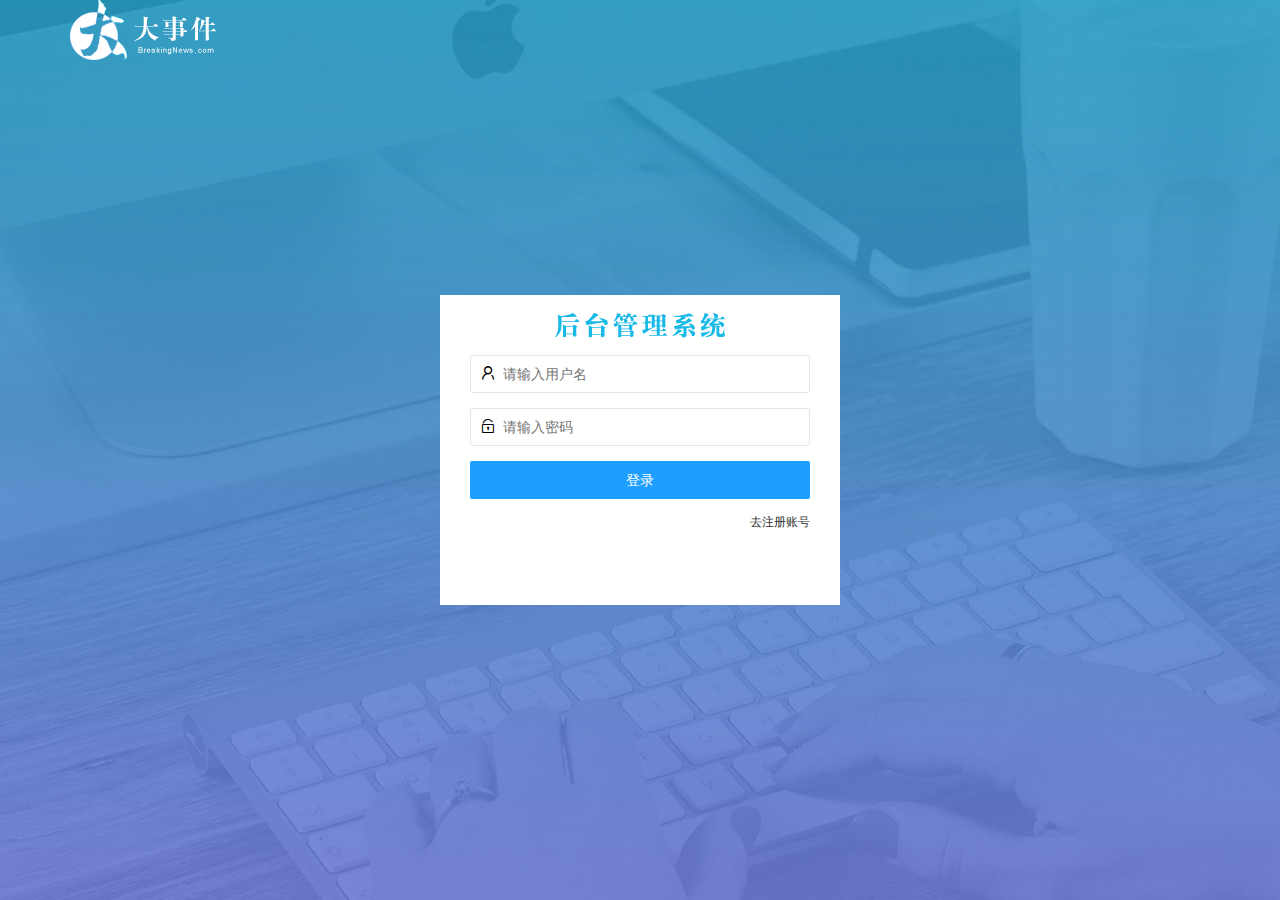
<file: login.html>
<!DOCTYPE html>
<html lang="en">

<head>
    <meta charset="UTF-8">
    <meta http-equiv="X-UA-Compatible" content="IE=edge">
    <meta name="viewport" content="width=device-width, initial-scale=1.0">
    <title>大事件-登录/注册</title>
    <link rel="stylesheet" href="./assets/lib/layui/css/layui.css">
    <link rel="stylesheet" href="./assets/css/login.css">
</head>

<body>
    <!-- 头部 logo -->
    <div class="layui-main">
        <img src="/assets/images/logo.png" alt="">
    </div>

    <!-- 登录注册 -->
    <div class="loginAndRegBox">
        <div class="title-box"></div>
        <!-- 登录区域 -->
        <div class="login-box">
            <!-- 登录的表单 -->
            <form class="layui-form" id="form-login">
                <!-- 用户名 -->
                <div class="layui-form-item">
                    <i class="layui-icon layui-icon-username"></i>
                    <input type="text" name="username" required lay-verify="required" placeholder="请输入用户名"
                        autocomplete="off" class="layui-input">
                </div>
                <!-- 密码 -->
                <div class="layui-form-item">
                    <i class="layui-icon layui-icon-password"></i>
                    <input type="password" name="password" required lay-verify="required|pass" placeholder="请输入密码"
                        autocomplete="off" class="layui-input">
                </div>
                <!-- 登录按钮 -->
                <div class="layui-form-item">
                    <!-- 表单按钮和普通按钮的区别  在于 lay-submit 属性 -->
                    <button class="layui-btn layui-btn-fluid layui-btn-normal" lay-submit>登录</button>
                </div>
                <!-- 去注册账号 -->
                <div class="layui-form-item links">
                    <a href="javascript:;" id="link_reg">去注册账号</a>
                </div>
            </form>

        </div>
        <!-- 注册区域 -->
        <div class="reg-box">
            <!-- 注册表单 -->
            <form class="layui-form" id="form-reg">
                <!-- 用户名 -->
                <div class="layui-form-item">
                    <i class="layui-icon layui-icon-username"></i>
                    <input type="text" name="username" required lay-verify="required" placeholder="请输入用户名"
                        autocomplete="off" class="layui-input">
                </div>
                <!-- 密码 -->
                <div class="layui-form-item">
                    <i class="layui-icon layui-icon-password"></i>
                    <input type="password" name="password" required lay-verify="required|pass" placeholder="请输入密码"
                        autocomplete="off" class="layui-input pwd_first">
                </div>
                <!-- 再次输入密码 -->
                <div class="layui-form-item">
                    <i class="layui-icon layui-icon-password"></i>
                    <input type="password" name="password" required lay-verify="required|pass|repass"
                        placeholder="再次确认密码" autocomplete="off" class="layui-input">
                </div>
                <!-- 注册按钮 -->
                <div class="layui-form-item">
                    <!-- 表单按钮和普通按钮的区别  在于 lay-submit 属性 -->
                    <button class="layui-btn layui-btn-fluid layui-btn-normal" lay-submit>注册</button>
                </div>
                <!-- 去登录 -->
                <div class="layui-form-item links">
                    <a href="javascript:;" id="link_login">去登录</a>
                </div>
            </form>
        </div>
    </div>

    <!-- 导入jquery -->
    <script src="/assets/lib/jquery.js"></script>
    <!-- 导入 layui js 文件 -->
    <script src="/assets/lib/layui/layui.all.js"></script>
    <!-- 导入自己的 bassAPI.js 文件 -->
    <script src="/assets/js/bassAPI.js"></script>
    <!-- 自己的js -->
    <script src="/assets/js/login.js"></script>
</body>

</html>
</file>
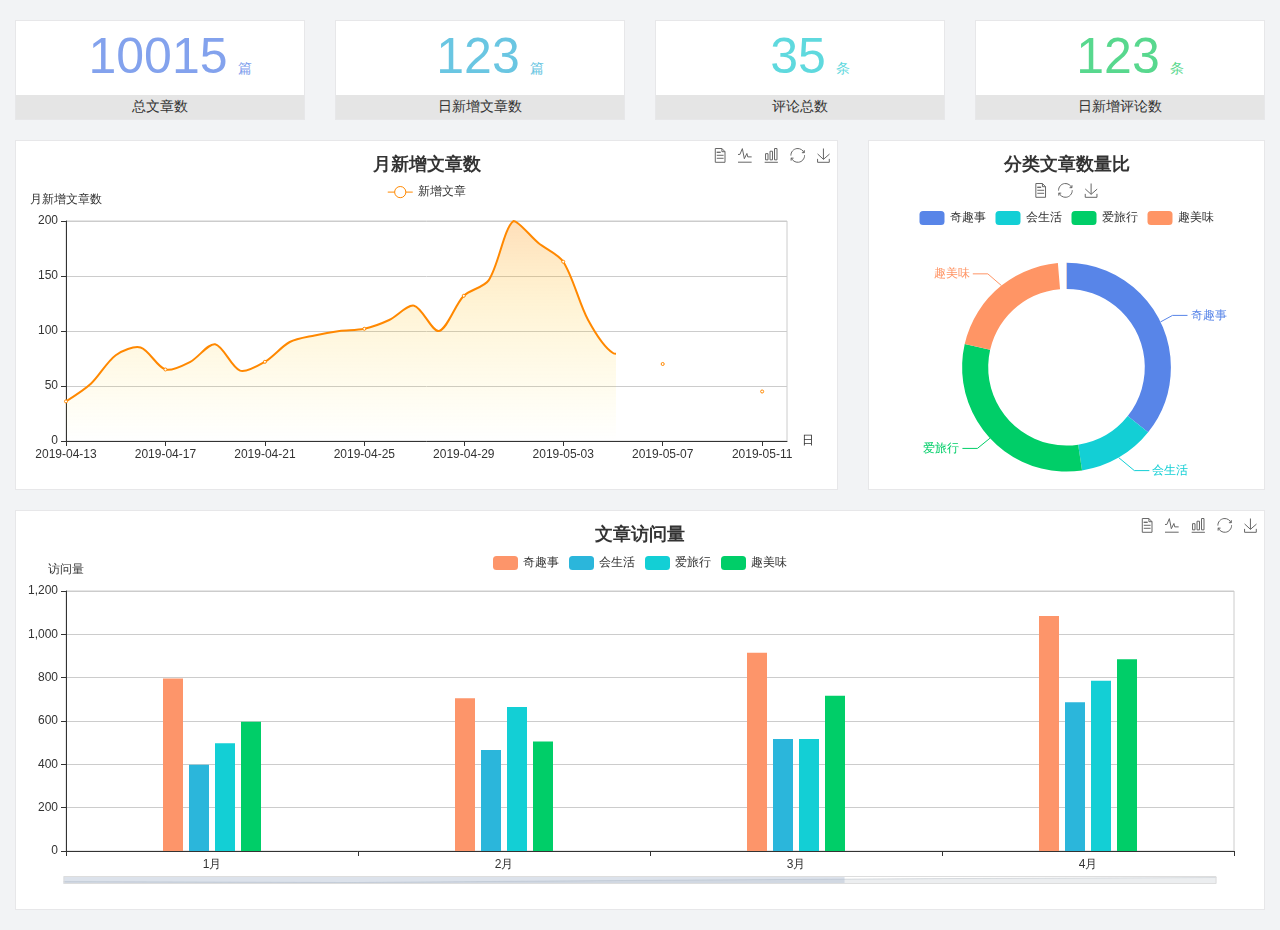
<file: home/dashboard.html>
<!DOCTYPE html>
<html lang="en">

<head>
  <meta charset="UTF-8">
  <meta name="viewport" content="width=device-width, initial-scale=1.0">
  <meta http-equiv="X-UA-Compatible" content="ie=edge">
  <title>图表统计</title>
  <link rel="stylesheet" href="../../assets/lib/bootstrap.css" />
  <link rel="stylesheet" href="../../assets/lib/main.css" />
  <script src="../../assets/lib/jquery.js"></script>
  <script type="text/javascript" src="../../assets/lib/echarts.min.js"></script>
</head>

<body>
  <div class="container-fluid">
    <div class="row spannel_list">
      <div class="col-sm-3 col-xs-6">
        <div class="spannel">
          <em>10015</em><span>篇</span>
          <b>总文章数</b>
        </div>
      </div>
      <div class="col-sm-3 col-xs-6">
        <div class="spannel scolor01">
          <em>123</em><span>篇</span>
          <b>日新增文章数</b>
        </div>
      </div>
      <div class="col-sm-3 col-xs-6">
        <div class="spannel scolor02">
          <em>35</em><span>条</span>
          <b>评论总数</b>
        </div>
      </div>
      <div class="col-sm-3 col-xs-6">
        <div class="spannel scolor03">
          <em>123</em><span>条</span>
          <b>日新增评论数</b>
        </div>
      </div>
    </div>
  </div>

  <div class="container-fluid">
    <div class="row curve-pie">
      <div class="col-lg-8 col-md-8">
        <div class="gragh_pannel" id="curve_show"></div>
      </div>
      <div class="col-lg-4 col-md-4">
        <div class="gragh_pannel" id="pie_show"></div>
      </div>
    </div>
  </div>

  <div class="container-fluid">
    <div class="column_pannel" id="column_show"></div>
  </div>

  <script>
    var oChart = echarts.init(document.getElementById('curve_show'));
    var aList_all = [
      { 'count': 36, 'date': '2019-04-13' },
      { 'count': 52, 'date': '2019-04-14' },
      { 'count': 78, 'date': '2019-04-15' },
      { 'count': 85, 'date': '2019-04-16' },
      { 'count': 65, 'date': '2019-04-17' },
      { 'count': 72, 'date': '2019-04-18' },
      { 'count': 88, 'date': '2019-04-19' },
      { 'count': 64, 'date': '2019-04-20' },
      { 'count': 72, 'date': '2019-04-21' },
      { 'count': 90, 'date': '2019-04-22' },
      { 'count': 96, 'date': '2019-04-23' },
      { 'count': 100, 'date': '2019-04-24' },
      { 'count': 102, 'date': '2019-04-25' },
      { 'count': 110, 'date': '2019-04-26' },
      { 'count': 123, 'date': '2019-04-27' },
      { 'count': 100, 'date': '2019-04-28' },
      { 'count': 132, 'date': '2019-04-29' },
      { 'count': 146, 'date': '2019-04-30' },
      { 'count': 200, 'date': '2019-05-01' },
      { 'count': 180, 'date': '2019-05-02' },
      { 'count': 163, 'date': '2019-05-03' },
      { 'count': 110, 'date': '2019-05-04' },
      { 'count': 80, 'date': '2019-05-05' },
      { 'count': 82, 'date': '2019-05-06' },
      { 'count': 70, 'date': '2019-05-07' },
      { 'count': 65, 'date': '2019-05-08' },
      { 'count': 54, 'date': '2019-05-09' },
      { 'count': 40, 'date': '2019-05-10' },
      { 'count': 45, 'date': '2019-05-11' },
      { 'count': 38, 'date': '2019-05-12' },
    ];

    let aCount = [];
    let aDate = [];

    for (var i = 0; i < aList_all.length; i++) {
      aCount.push(aList_all[i].count);
      aDate.push(aList_all[i].date);
    }

    var chartopt = {
      title: {
        text: '月新增文章数',
        left: 'center',
        top: '10'
      },
      tooltip: {
        trigger: 'axis'
      },
      legend: {
        data: ['新增文章'],
        top: '40'
      },
      toolbox: {
        show: true,
        feature: {
          mark: { show: true },
          dataView: { show: true, readOnly: false },
          magicType: { show: true, type: ['line', 'bar'] },
          restore: { show: true },
          saveAsImage: { show: true }
        }
      },
      calculable: true,
      xAxis: [
        {
          name: '日',
          type: 'category',
          boundaryGap: false,
          data: aDate
        }
      ],
      yAxis: [
        {
          name: '月新增文章数',
          type: 'value'
        }
      ],
      series: [
        {
          name: '新增文章',
          type: 'line',
          smooth: true,
          itemStyle: { normal: { areaStyle: { type: 'default' }, color: '#f80' }, lineStyle: { color: '#f80' } },
          data: aCount
        }],
      areaStyle: {
        normal: {
          color: new echarts.graphic.LinearGradient(0, 0, 0, 1, [{
            offset: 0,
            color: 'rgba(255,136,0,0.39)'
          }, {
            offset: .34,
            color: 'rgba(255,180,0,0.25)'
          }, {
            offset: 1,
            color: 'rgba(255,222,0,0.00)'
          }])

        }
      },
      grid: {
        show: true,
        x: 50,
        x2: 50,
        y: 80,
        height: 220
      }
    };

    oChart.setOption(chartopt);


    var oPie = echarts.init(document.getElementById('pie_show'));
    var oPieopt =
    {
      title: {
        top: 10,
        text: '分类文章数量比',
        x: 'center'
      },
      tooltip: {
        trigger: 'item',
        formatter: "{a} <br/>{b} : {c} ({d}%)"
      },
      color: ['#5885e8', '#13cfd5', '#00ce68', '#ff9565'],
      legend: {
        x: 'center',
        top: 65,
        data: ['奇趣事', '会生活', '爱旅行', '趣美味']
      },
      toolbox: {
        show: true,
        x: 'center',
        top: 35,
        feature: {
          mark: { show: true },
          dataView: { show: true, readOnly: false },
          magicType: {
            show: true,
            type: ['pie', 'funnel'],
            option: {
              funnel: {
                x: '25%',
                width: '50%',
                funnelAlign: 'left',
                max: 1548
              }
            }
          },
          restore: { show: true },
          saveAsImage: { show: true }
        }
      },
      calculable: true,
      series: [
        {
          name: '访问来源',
          type: 'pie',
          radius: ['45%', '60%'],
          center: ['50%', '65%'],
          data: [
            { value: 300, name: '奇趣事' },
            { value: 100, name: '会生活' },
            { value: 260, name: '爱旅行' },
            { value: 180, name: '趣美味' }
          ]
        }
      ]
    };
    oPie.setOption(oPieopt);



    var oColumn = this.echarts.init(document.getElementById('column_show'));
    var oColumnopt =
    {
      title: {
        text: '文章访问量',
        left: 'center',
        top: '10'
      },
      tooltip: {
        trigger: 'axis'
      },
      legend: {
        data: ['奇趣事', '会生活', '爱旅行', '趣美味'],
        top: '40'
      },
      toolbox: {
        show: true,
        feature: {
          mark: { show: true },
          dataView: { show: true, readOnly: false },
          magicType: { show: true, type: ['line', 'bar'] },
          restore: { show: true },
          saveAsImage: { show: true }
        }
      },
      calculable: true,
      xAxis: [
        {
          type: 'category',
          data: ['1月', '2月', '3月', '4月', '5月']
        }
      ],
      yAxis: [
        {
          name: '访问量',
          type: 'value'
        }
      ],
      series: [
        {
          name: '奇趣事',
          type: 'bar',
          barWidth: 20,
          itemStyle: {
            normal: { areaStyle: { type: 'default' }, color: '#fd956a' }
          },
          data: [800, 708, 920, 1090, 1200]
        },
        {
          name: '会生活',
          type: 'bar',
          barWidth: 20,
          itemStyle: {
            normal: { areaStyle: { type: 'default' }, color: '#2bb6db' }
          },
          data: [400, 468, 520, 690, 800]
        },
        {
          name: '爱旅行',
          type: 'bar',
          barWidth: 20,
          itemStyle: {
            normal: { areaStyle: { type: 'default' }, color: '#13cfd5' }
          },
          data: [500, 668, 520, 790, 900]
        },
        {
          name: '趣美味',
          type: 'bar',
          barWidth: 20,
          itemStyle: {
            normal: { areaStyle: { type: 'default' }, color: '#00ce68' }
          },
          data: [600, 508, 720, 890, 1000]
        }
      ],
      grid: {
        show: true,
        x: 50,
        x2: 30,
        y: 80,
        height: 260
      },
      dataZoom: [//给x轴设置滚动条
        {
          start: 0,//默认为0
          end: 100 - 1000 / 31,//默认为100
          type: 'slider',
          show: true,
          xAxisIndex: [0],
          handleSize: 0,//滑动条的 左右2个滑动条的大小
          height: 8,//组件高度
          left: 45, //左边的距离
          right: 50,//右边的距离
          bottom: 26,//右边的距离
          handleColor: '#ddd',//h滑动图标的颜色
          handleStyle: {
            borderColor: "#cacaca",
            borderWidth: "1",
            shadowBlur: 2,
            background: "#ddd",
            shadowColor: "#ddd",
          }
        }]
    };
    oColumn.setOption(oColumnopt);
  </script>
</body>

</html>
</file>
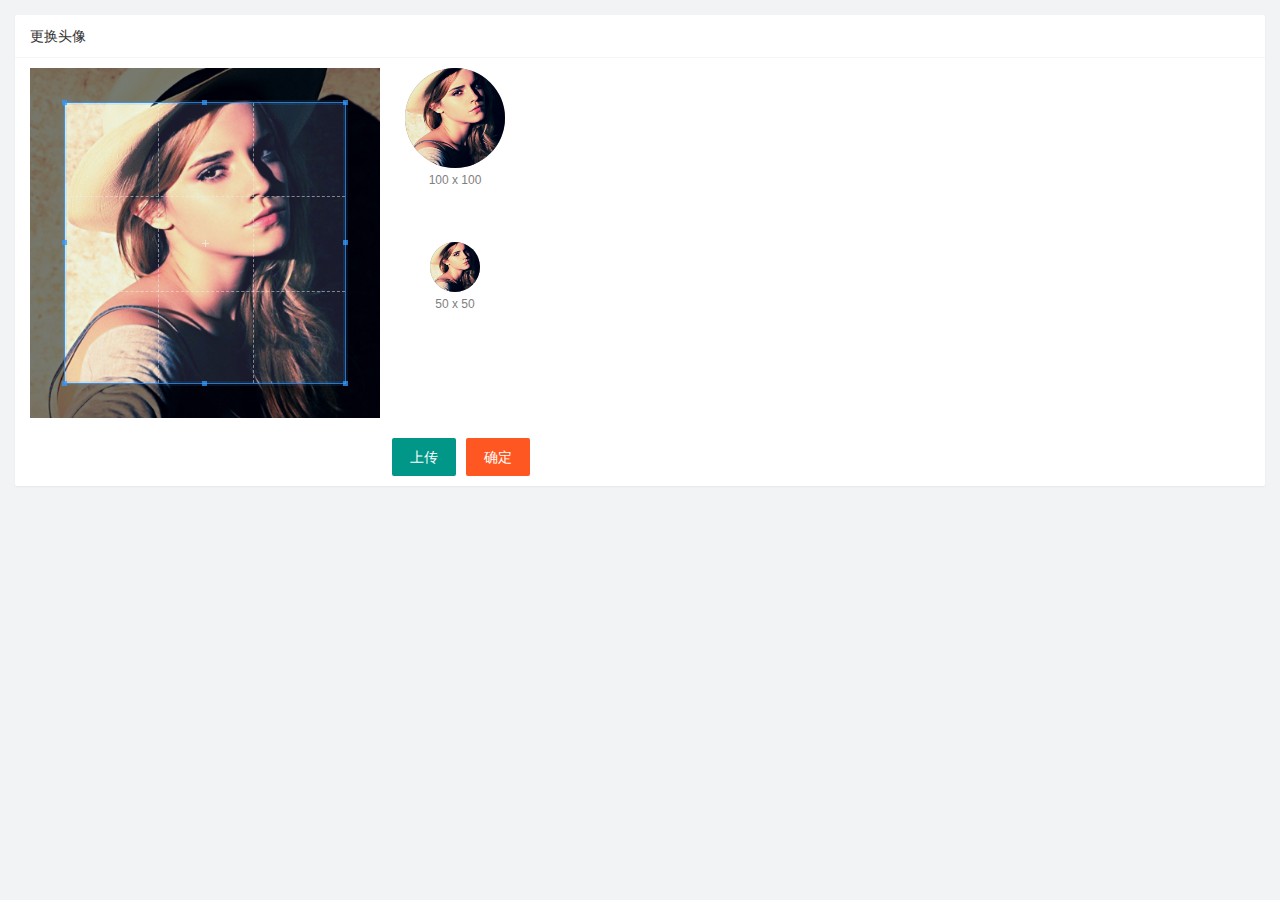
<file: user/user_avatar.html>
<!DOCTYPE html>
<html lang="en">

<head>
    <meta charset="UTF-8">
    <meta http-equiv="X-UA-Compatible" content="IE=edge">
    <meta name="viewport" content="width=device-width, initial-scale=1.0">
    <title>Document</title>
    <link rel="stylesheet" href="/assets/lib/layui/css/layui.css">
    <link rel="stylesheet" href="/assets/lib/cropper/cropper.css" />
    <link rel="stylesheet" href="/assets/css/user/user_avatar.css">
</head>

<body>
    <div class="layui-card">
        <div class="layui-card-header">更换头像</div>
        <div class="layui-card-body">
            <!-- 第一行的图片裁剪和预览区域 -->
            <div class="row1">
                <!-- 图片裁剪区域 -->
                <div class="cropper-box">
                    <!-- 这个 img 标签很重要，将来会把它初始化为裁剪区域 -->
                    <img id="image" src="/assets/images/sample.jpg" />
                </div>
                <!-- 图片的预览区域 -->
                <div class="preview-box">
                    <div>
                        <!-- 宽高为 100px 的预览区域 -->
                        <div class="img-preview w100"></div>
                        <p class="size">100 x 100</p>
                    </div>
                    <div>
                        <!-- 宽高为 50px 的预览区域 -->
                        <div class="img-preview w50"></div>
                        <p class="size">50 x 50</p>
                    </div>
                </div>
            </div>
            <!-- 第二行的按钮区域 -->
            <div class="row2">
                <!-- 文件选择区域 -->
                <!-- accept 可以设定只能选择什么类型的文件 -->
                <input type="file" id="file" accept="image/png,image/jpeg">
                <button type="button" class="layui-btn" id="btnChooseImage">上传</button>
                <button type="button" class="layui-btn layui-btn-danger" id="btnUpload">确定</button>
            </div>
        </div>
    </div>
    <script src="/assets/lib/layui/layui.all.js"></script>
    <script src="/assets/lib/jquery.js"></script>
    <script src="/assets/lib/cropper/Cropper.js"></script>
    <script src="/assets/lib/cropper/jquery-cropper.js"></script>
    <script src="/assets/js/bassAPI.js"></script>
    <script src="/assets/js/user/user_avatar.js"></script>
</body>

</html>
</file>
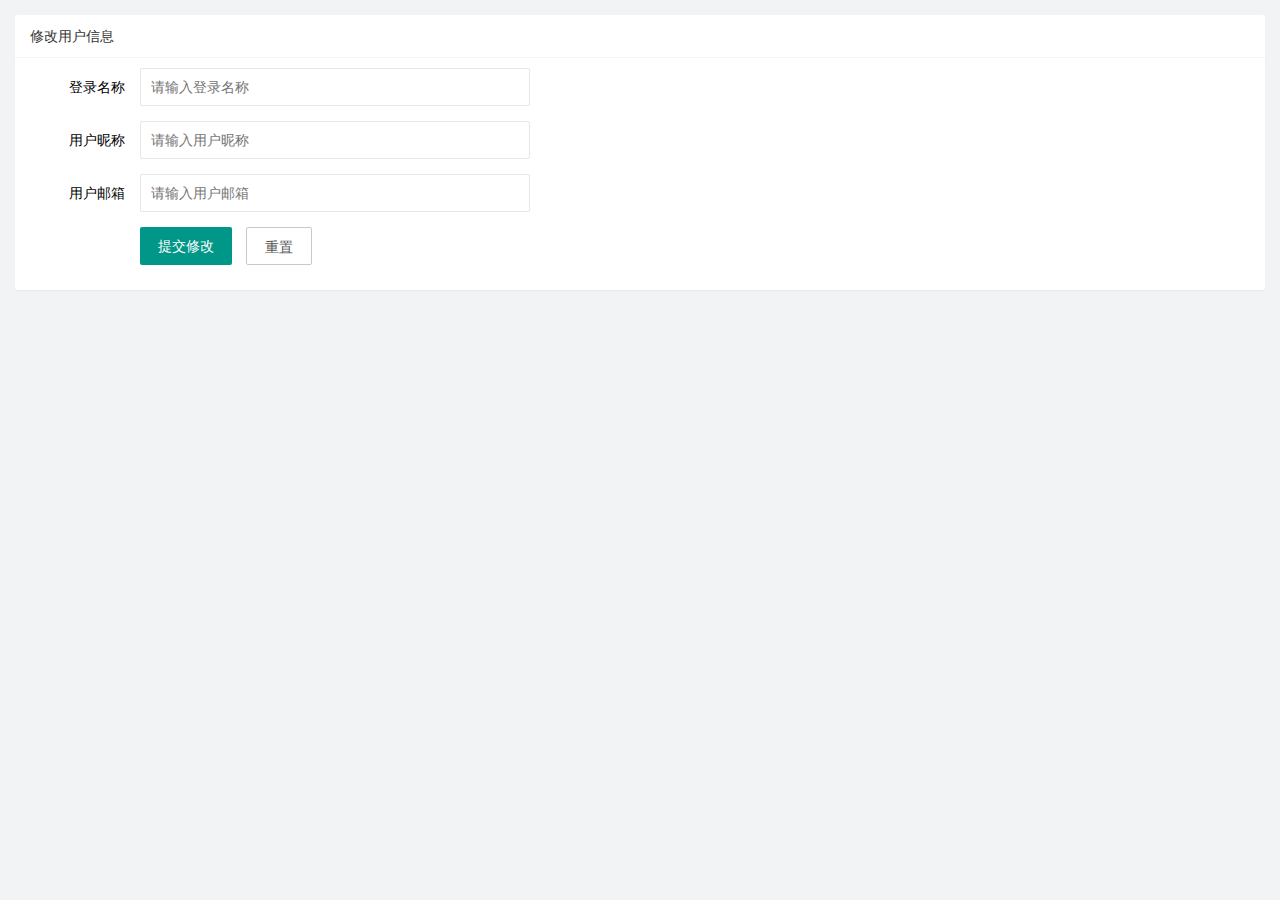
<file: user/user_info.html>
<!DOCTYPE html>
<html lang="en">

<head>
    <meta charset="UTF-8">
    <meta http-equiv="X-UA-Compatible" content="IE=edge">
    <meta name="viewport" content="width=device-width, initial-scale=1.0">
    <title>Document</title>
    <!-- layui css样式 -->
    <link rel="stylesheet" href="/assets/lib/layui/css/layui.css">
    <link rel="stylesheet" href="/assets/css/user/user_info.css">
</head>

<body>
    <div class="layui-card">
        <div class="layui-card-header">修改用户信息</div>
        <div class="layui-card-body">
            <!-- form 表单 -->
            <form class="layui-form" lay-filter="formUserInfo">
                <!-- 隐藏域 不会显示到页面中 -->
                <input type="hidden" name="id" value="">

                <div class="layui-form-item">
                    <label class="layui-form-label">登录名称</label>
                    <div class="layui-input-block">
                        <input type="text" name="username" required lay-verify="required" placeholder="请输入登录名称"
                            autocomplete="off" class="layui-input" readonly>
                    </div>
                </div>
                <div class="layui-form-item">
                    <label class="layui-form-label">用户昵称</label>
                    <div class="layui-input-block">
                        <input type="text" name="nickname" required lay-verify="required|nickname" placeholder="请输入用户昵称"
                            autocomplete="off" class="layui-input">
                    </div>
                </div>
                <div class="layui-form-item">
                    <label class="layui-form-label">用户邮箱</label>
                    <div class="layui-input-block">
                        <input type="text" name="email" required lay-verify="required|email" placeholder="请输入用户邮箱"
                            autocomplete="off" class="layui-input">
                    </div>
                </div>
                <div class="layui-form-item">
                    <div class="layui-input-block">
                        <button class="layui-btn" lay-submit lay-filter="formDemo">提交修改</button>
                        <button type="reset" class="layui-btn layui-btn-primary btnReset">重置</button>
                    </div>
                </div>
            </form>
        </div>
    </div>

    <!-- 导入 layui js -->
    <script src="/assets/lib/layui/layui.all.js"></script>
    <!-- 导入 jQuery  -->
    <script src="/assets/lib/jquery.js"></script>
    <!-- 导入 bassAPI  -->
    <script src="/assets/js/bassAPI.js"></script>
    <!-- 导入自己的 js -->
    <script src="/assets/js/user/user_info.js"></script>
</body>

</html>
</file>
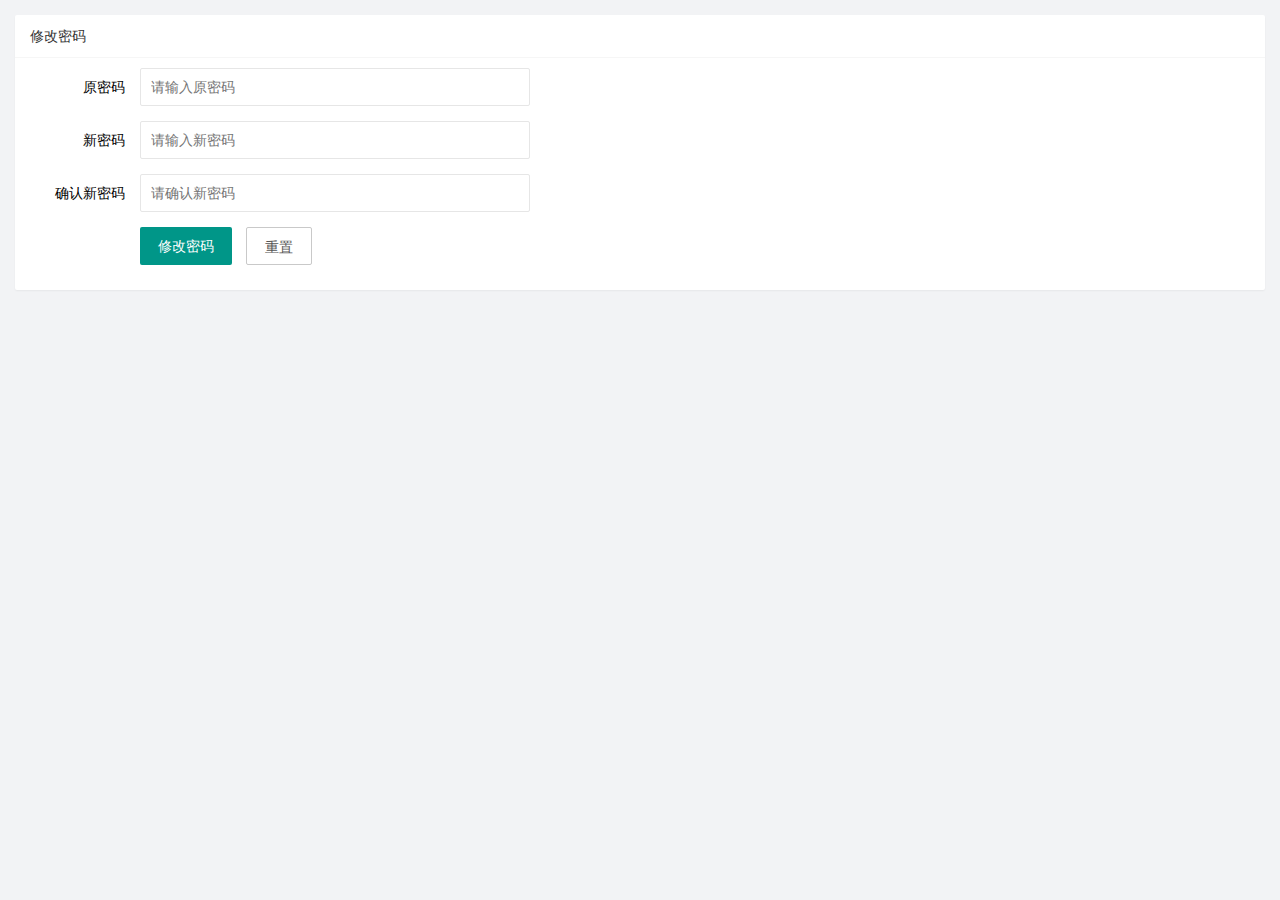
<file: user/user_pwd.html>
<!DOCTYPE html>
<html lang="en">

<head>
    <meta charset="UTF-8">
    <meta http-equiv="X-UA-Compatible" content="IE=edge">
    <meta name="viewport" content="width=device-width, initial-scale=1.0">
    <title>Document</title>
    <link rel="stylesheet" href="/assets/lib/layui/css/layui.css">
    <link rel="stylesheet" href="/assets/css/user/user_pwd.css">
</head>

<body>
    <div class="layui-card">
        <div class="layui-card-header">修改密码</div>
        <div class="layui-card-body">
            <form class="layui-form" action="">
                <div class="layui-form-item">
                    <label class="layui-form-label">原密码</label>
                    <div class="layui-input-block">
                        <input type="password" name="oldPwd" required lay-verify="required|pwd" placeholder="请输入原密码"
                            autocomplete="off" class="layui-input">
                    </div>
                </div>
                <div class="layui-form-item">
                    <label class="layui-form-label">新密码</label>
                    <div class="layui-input-block">
                        <input type="password" name="newPwd" required lay-verify="required|pwd|samePwd"
                            placeholder="请输入新密码" autocomplete="off" class="layui-input">
                    </div>
                </div>
                <div class="layui-form-item">
                    <label class="layui-form-label">确认新密码</label>
                    <div class="layui-input-block">
                        <input type="password" name="rePwd" required lay-verify="required|pwd|rePwd"
                            placeholder="请确认新密码" autocomplete="off" class="layui-input">
                    </div>
                </div>
                <div class="layui-form-item">
                    <div class="layui-input-block">
                        <button class="layui-btn" lay-submit lay-filter="formDemo">修改密码</button>
                        <button type="reset" class="layui-btn layui-btn-primary">重置</button>
                    </div>
                </div>
            </form>
        </div>
    </div>
    <script src="/assets/lib/layui/layui.all.js"></script>
    <script src="/assets/lib/jquery.js"></script>
    <script src="/assets/js/bassAPI.js"></script>
    <script src="/assets/js/user/user_pwd.js"></script>

</body>

</html>
</file>
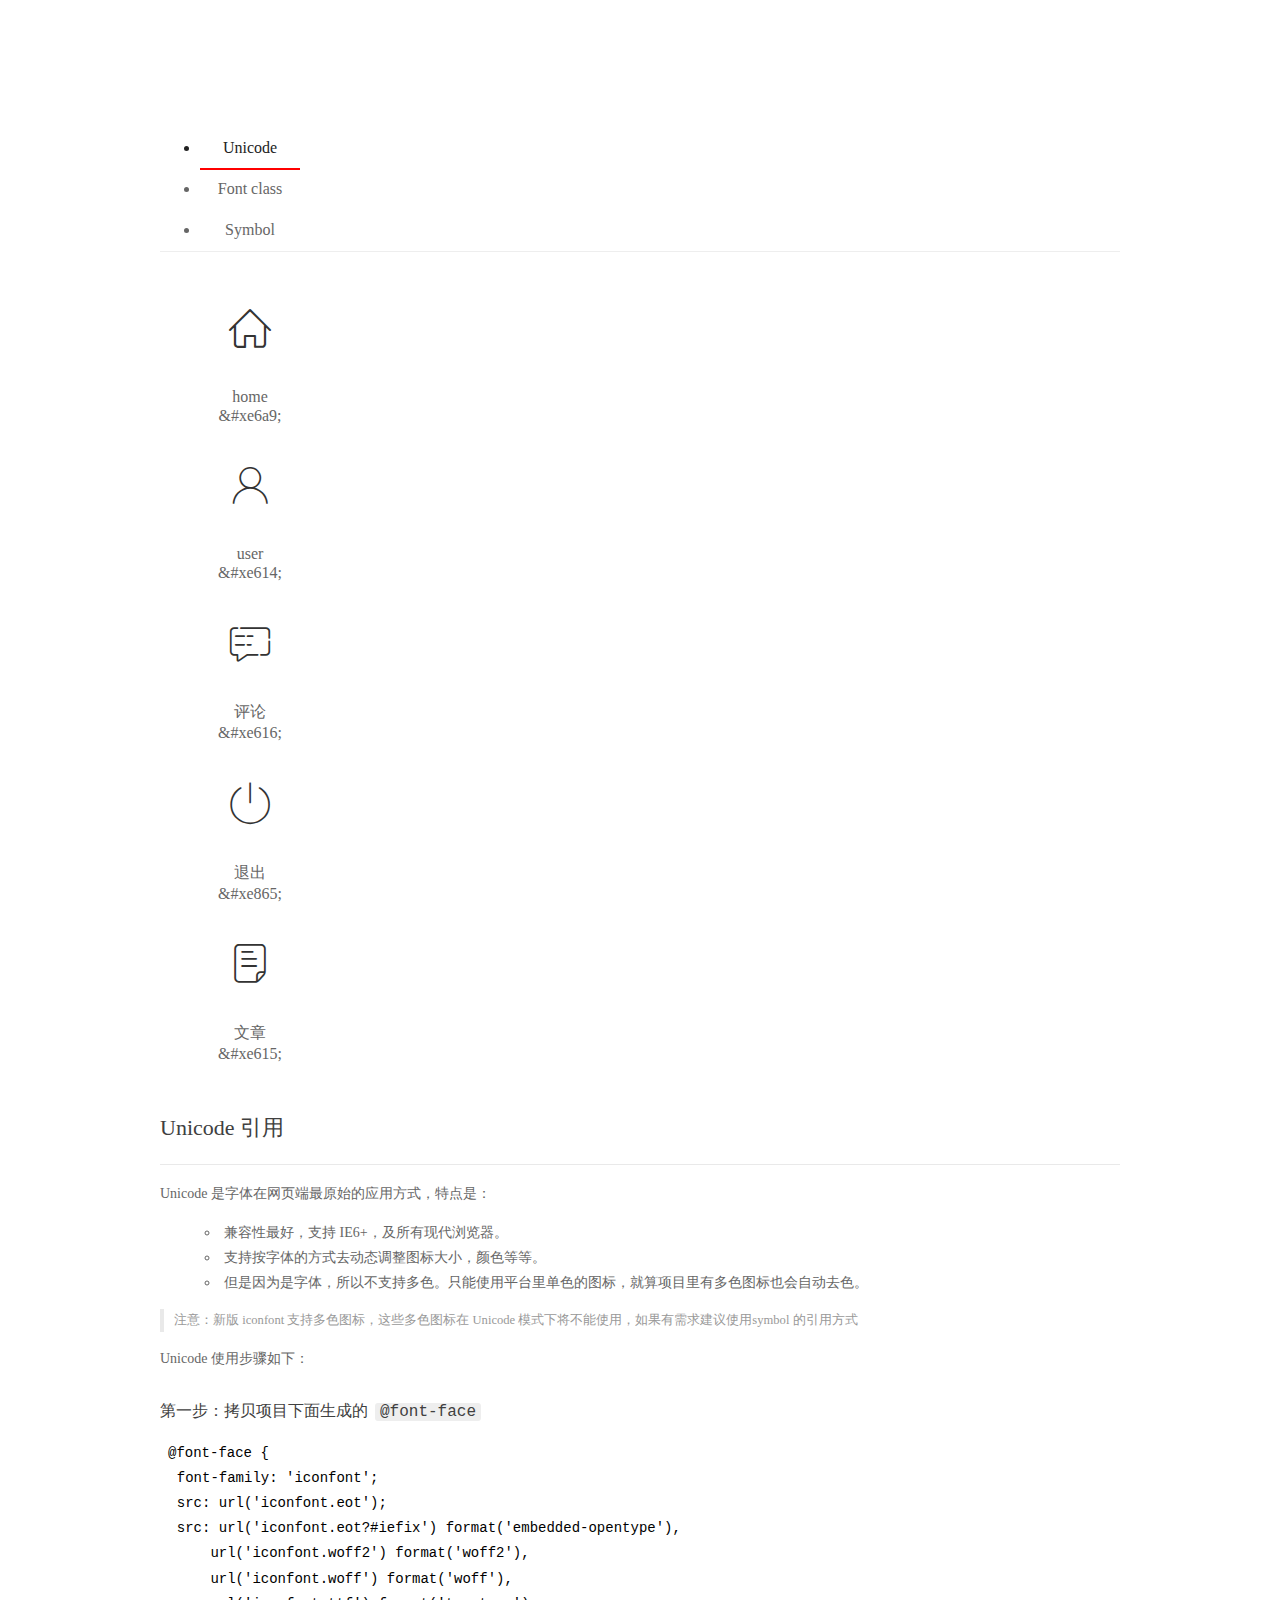
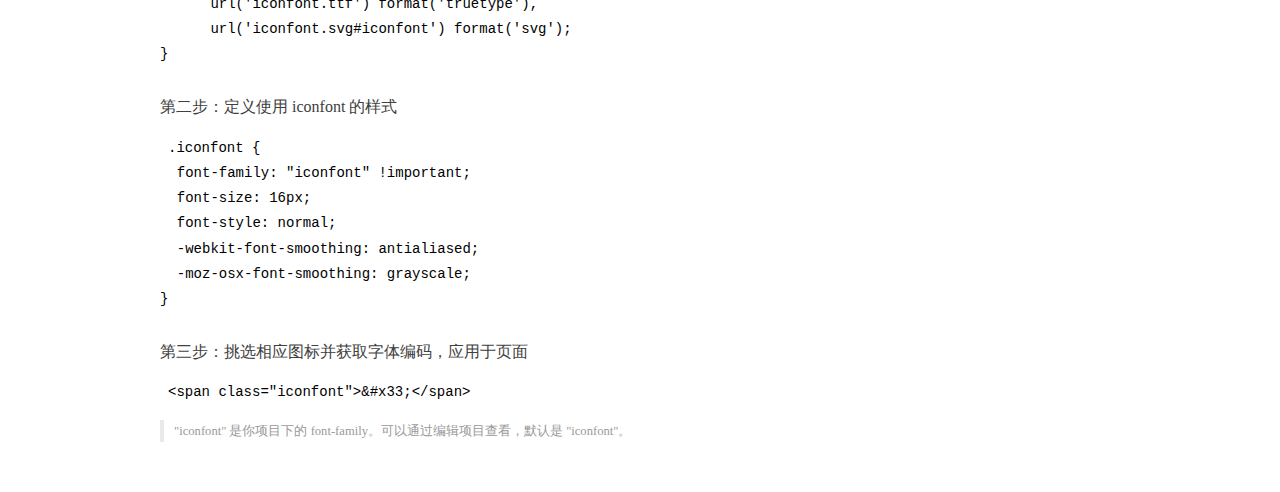
<file: assets/fonts/demo_index.html>
<!DOCTYPE html>
<html>
<head>
  <meta charset="utf-8"/>
  <title>IconFont Demo</title>
  <link rel="shortcut icon" href="https://gtms04.alicdn.com/tps/i4/TB1_oz6GVXXXXaFXpXXJDFnIXXX-64-64.ico" type="image/x-icon"/>
  <link rel="stylesheet" href="https://g.alicdn.com/thx/cube/1.3.2/cube.min.css">
  <link rel="stylesheet" href="demo.css">
  <link rel="stylesheet" href="iconfont.css">
  <script src="iconfont.js"></script>
  <!-- jQuery -->
  <script src="https://a1.alicdn.com/oss/uploads/2018/12/26/7bfddb60-08e8-11e9-9b04-53e73bb6408b.js"></script>
  <!-- 代码高亮 -->
  <script src="https://a1.alicdn.com/oss/uploads/2018/12/26/a3f714d0-08e6-11e9-8a15-ebf944d7534c.js"></script>
</head>
<body>
  <div class="main">
    <h1 class="logo"><a href="https://www.iconfont.cn/" title="iconfont 首页" target="_blank">&#xe86b;</a></h1>
    <div class="nav-tabs">
      <ul id="tabs" class="dib-box">
        <li class="dib active"><span>Unicode</span></li>
        <li class="dib"><span>Font class</span></li>
        <li class="dib"><span>Symbol</span></li>
      </ul>
      
    </div>
    <div class="tab-container">
      <div class="content unicode" style="display: block;">
          <ul class="icon_lists dib-box">
          
            <li class="dib">
              <span class="icon iconfont">&#xe6a9;</span>
                <div class="name">home</div>
                <div class="code-name">&amp;#xe6a9;</div>
              </li>
          
            <li class="dib">
              <span class="icon iconfont">&#xe614;</span>
                <div class="name">user</div>
                <div class="code-name">&amp;#xe614;</div>
              </li>
          
            <li class="dib">
              <span class="icon iconfont">&#xe616;</span>
                <div class="name">评论</div>
                <div class="code-name">&amp;#xe616;</div>
              </li>
          
            <li class="dib">
              <span class="icon iconfont">&#xe865;</span>
                <div class="name">退出</div>
                <div class="code-name">&amp;#xe865;</div>
              </li>
          
            <li class="dib">
              <span class="icon iconfont">&#xe615;</span>
                <div class="name">文章</div>
                <div class="code-name">&amp;#xe615;</div>
              </li>
          
          </ul>
          <div class="article markdown">
          <h2 id="unicode-">Unicode 引用</h2>
          <hr>

          <p>Unicode 是字体在网页端最原始的应用方式，特点是：</p>
          <ul>
            <li>兼容性最好，支持 IE6+，及所有现代浏览器。</li>
            <li>支持按字体的方式去动态调整图标大小，颜色等等。</li>
            <li>但是因为是字体，所以不支持多色。只能使用平台里单色的图标，就算项目里有多色图标也会自动去色。</li>
          </ul>
          <blockquote>
            <p>注意：新版 iconfont 支持多色图标，这些多色图标在 Unicode 模式下将不能使用，如果有需求建议使用symbol 的引用方式</p>
          </blockquote>
          <p>Unicode 使用步骤如下：</p>
          <h3 id="-font-face">第一步：拷贝项目下面生成的 <code>@font-face</code></h3>
<pre><code class="language-css"
>@font-face {
  font-family: 'iconfont';
  src: url('iconfont.eot');
  src: url('iconfont.eot?#iefix') format('embedded-opentype'),
      url('iconfont.woff2') format('woff2'),
      url('iconfont.woff') format('woff'),
      url('iconfont.ttf') format('truetype'),
      url('iconfont.svg#iconfont') format('svg');
}
</code></pre>
          <h3 id="-iconfont-">第二步：定义使用 iconfont 的样式</h3>
<pre><code class="language-css"
>.iconfont {
  font-family: "iconfont" !important;
  font-size: 16px;
  font-style: normal;
  -webkit-font-smoothing: antialiased;
  -moz-osx-font-smoothing: grayscale;
}
</code></pre>
          <h3 id="-">第三步：挑选相应图标并获取字体编码，应用于页面</h3>
<pre>
<code class="language-html"
>&lt;span class="iconfont"&gt;&amp;#x33;&lt;/span&gt;
</code></pre>
          <blockquote>
            <p>"iconfont" 是你项目下的 font-family。可以通过编辑项目查看，默认是 "iconfont"。</p>
          </blockquote>
          </div>
      </div>
      <div class="content font-class">
        <ul class="icon_lists dib-box">
          
          <li class="dib">
            <span class="icon iconfont icon-home"></span>
            <div class="name">
              home
            </div>
            <div class="code-name">.icon-home
            </div>
          </li>
          
          <li class="dib">
            <span class="icon iconfont icon-user"></span>
            <div class="name">
              user
            </div>
            <div class="code-name">.icon-user
            </div>
          </li>
          
          <li class="dib">
            <span class="icon iconfont icon-pinglun"></span>
            <div class="name">
              评论
            </div>
            <div class="code-name">.icon-pinglun
            </div>
          </li>
          
          <li class="dib">
            <span class="icon iconfont icon-tuichu"></span>
            <div class="name">
              退出
            </div>
            <div class="code-name">.icon-tuichu
            </div>
          </li>
          
          <li class="dib">
            <span class="icon iconfont icon-16"></span>
            <div class="name">
              文章
            </div>
            <div class="code-name">.icon-16
            </div>
          </li>
          
        </ul>
        <div class="article markdown">
        <h2 id="font-class-">font-class 引用</h2>
        <hr>

        <p>font-class 是 Unicode 使用方式的一种变种，主要是解决 Unicode 书写不直观，语意不明确的问题。</p>
        <p>与 Unicode 使用方式相比，具有如下特点：</p>
        <ul>
          <li>兼容性良好，支持 IE8+，及所有现代浏览器。</li>
          <li>相比于 Unicode 语意明确，书写更直观。可以很容易分辨这个 icon 是什么。</li>
          <li>因为使用 class 来定义图标，所以当要替换图标时，只需要修改 class 里面的 Unicode 引用。</li>
          <li>不过因为本质上还是使用的字体，所以多色图标还是不支持的。</li>
        </ul>
        <p>使用步骤如下：</p>
        <h3 id="-fontclass-">第一步：引入项目下面生成的 fontclass 代码：</h3>
<pre><code class="language-html">&lt;link rel="stylesheet" href="./iconfont.css"&gt;
</code></pre>
        <h3 id="-">第二步：挑选相应图标并获取类名，应用于页面：</h3>
<pre><code class="language-html">&lt;span class="iconfont icon-xxx"&gt;&lt;/span&gt;
</code></pre>
        <blockquote>
          <p>"
            iconfont" 是你项目下的 font-family。可以通过编辑项目查看，默认是 "iconfont"。</p>
        </blockquote>
      </div>
      </div>
      <div class="content symbol">
          <ul class="icon_lists dib-box">
          
            <li class="dib">
                <svg class="icon svg-icon" aria-hidden="true">
                  <use xlink:href="#icon-home"></use>
                </svg>
                <div class="name">home</div>
                <div class="code-name">#icon-home</div>
            </li>
          
            <li class="dib">
                <svg class="icon svg-icon" aria-hidden="true">
                  <use xlink:href="#icon-user"></use>
                </svg>
                <div class="name">user</div>
                <div class="code-name">#icon-user</div>
            </li>
          
            <li class="dib">
                <svg class="icon svg-icon" aria-hidden="true">
                  <use xlink:href="#icon-pinglun"></use>
                </svg>
                <div class="name">评论</div>
                <div class="code-name">#icon-pinglun</div>
            </li>
          
            <li class="dib">
                <svg class="icon svg-icon" aria-hidden="true">
                  <use xlink:href="#icon-tuichu"></use>
                </svg>
                <div class="name">退出</div>
                <div class="code-name">#icon-tuichu</div>
            </li>
          
            <li class="dib">
                <svg class="icon svg-icon" aria-hidden="true">
                  <use xlink:href="#icon-16"></use>
                </svg>
                <div class="name">文章</div>
                <div class="code-name">#icon-16</div>
            </li>
          
          </ul>
          <div class="article markdown">
          <h2 id="symbol-">Symbol 引用</h2>
          <hr>

          <p>这是一种全新的使用方式，应该说这才是未来的主流，也是平台目前推荐的用法。相关介绍可以参考这篇<a href="">文章</a>
            这种用法其实是做了一个 SVG 的集合，与另外两种相比具有如下特点：</p>
          <ul>
            <li>支持多色图标了，不再受单色限制。</li>
            <li>通过一些技巧，支持像字体那样，通过 <code>font-size</code>, <code>color</code> 来调整样式。</li>
            <li>兼容性较差，支持 IE9+，及现代浏览器。</li>
            <li>浏览器渲染 SVG 的性能一般，还不如 png。</li>
          </ul>
          <p>使用步骤如下：</p>
          <h3 id="-symbol-">第一步：引入项目下面生成的 symbol 代码：</h3>
<pre><code class="language-html">&lt;script src="./iconfont.js"&gt;&lt;/script&gt;
</code></pre>
          <h3 id="-css-">第二步：加入通用 CSS 代码（引入一次就行）：</h3>
<pre><code class="language-html">&lt;style&gt;
.icon {
  width: 1em;
  height: 1em;
  vertical-align: -0.15em;
  fill: currentColor;
  overflow: hidden;
}
&lt;/style&gt;
</code></pre>
          <h3 id="-">第三步：挑选相应图标并获取类名，应用于页面：</h3>
<pre><code class="language-html">&lt;svg class="icon" aria-hidden="true"&gt;
  &lt;use xlink:href="#icon-xxx"&gt;&lt;/use&gt;
&lt;/svg&gt;
</code></pre>
          </div>
      </div>

    </div>
  </div>
  <script>
  $(document).ready(function () {
      $('.tab-container .content:first').show()

      $('#tabs li').click(function (e) {
        var tabContent = $('.tab-container .content')
        var index = $(this).index()

        if ($(this).hasClass('active')) {
          return
        } else {
          $('#tabs li').removeClass('active')
          $(this).addClass('active')

          tabContent.hide().eq(index).fadeIn()
        }
      })
    })
  </script>
</body>
</html>
</file>
<file: assets/lib/layui/css/layui.css>
/** layui-v2.5.5 MIT License By https://www.layui.com */
 .layui-inline,img{display:inline-block;vertical-align:middle}h1,h2,h3,h4,h5,h6{font-weight:400}.layui-edge,.layui-header,.layui-inline,.layui-main{position:relative}.layui-body,.layui-edge,.layui-elip{overflow:hidden}.layui-btn,.layui-edge,.layui-inline,img{vertical-align:middle}.layui-btn,.layui-disabled,.layui-icon,.layui-unselect{-moz-user-select:none;-webkit-user-select:none;-ms-user-select:none}.layui-elip,.layui-form-checkbox span,.layui-form-pane .layui-form-label{text-overflow:ellipsis;white-space:nowrap}.layui-breadcrumb,.layui-tree-btnGroup{visibility:hidden}blockquote,body,button,dd,div,dl,dt,form,h1,h2,h3,h4,h5,h6,input,li,ol,p,pre,td,textarea,th,ul{margin:0;padding:0;-webkit-tap-highlight-color:rgba(0,0,0,0)}a:active,a:hover{outline:0}img{border:none}li{list-style:none}table{border-collapse:collapse;border-spacing:0}h4,h5,h6{font-size:100%}button,input,optgroup,option,select,textarea{font-family:inherit;font-size:inherit;font-style:inherit;font-weight:inherit;outline:0}pre{white-space:pre-wrap;white-space:-moz-pre-wrap;white-space:-pre-wrap;white-space:-o-pre-wrap;word-wrap:break-word}body{line-height:24px;font:14px Helvetica Neue,Helvetica,PingFang SC,Tahoma,Arial,sans-serif}hr{height:1px;margin:10px 0;border:0;clear:both}a{color:#333;text-decoration:none}a:hover{color:#777}a cite{font-style:normal;*cursor:pointer}.layui-border-box,.layui-border-box *{box-sizing:border-box}.layui-box,.layui-box *{box-sizing:content-box}.layui-clear{clear:both;*zoom:1}.layui-clear:after{content:'\20';clear:both;*zoom:1;display:block;height:0}.layui-inline{*display:inline;*zoom:1}.layui-edge{display:inline-block;width:0;height:0;border-width:6px;border-style:dashed;border-color:transparent}.layui-edge-top{top:-4px;border-bottom-color:#999;border-bottom-style:solid}.layui-edge-right{border-left-color:#999;border-left-style:solid}.layui-edge-bottom{top:2px;border-top-color:#999;border-top-style:solid}.layui-edge-left{border-right-color:#999;border-right-style:solid}.layui-disabled,.layui-disabled:hover{color:#d2d2d2!important;cursor:not-allowed!important}.layui-circle{border-radius:100%}.layui-show{display:block!important}.layui-hide{display:none!important}@font-face{font-family:layui-icon;src:url(../font/iconfont.eot?v=250);src:url(../font/iconfont.eot?v=250#iefix) format('embedded-opentype'),url(../font/iconfont.woff2?v=250) format('woff2'),url(../font/iconfont.woff?v=250) format('woff'),url(../font/iconfont.ttf?v=250) format('truetype'),url(../font/iconfont.svg?v=250#layui-icon) format('svg')}.layui-icon{font-family:layui-icon!important;font-size:16px;font-style:normal;-webkit-font-smoothing:antialiased;-moz-osx-font-smoothing:grayscale}.layui-icon-reply-fill:before{content:"\e611"}.layui-icon-set-fill:before{content:"\e614"}.layui-icon-menu-fill:before{content:"\e60f"}.layui-icon-search:before{content:"\e615"}.layui-icon-share:before{content:"\e641"}.layui-icon-set-sm:before{content:"\e620"}.layui-icon-engine:before{content:"\e628"}.layui-icon-close:before{content:"\1006"}.layui-icon-close-fill:before{content:"\1007"}.layui-icon-chart-screen:before{content:"\e629"}.layui-icon-star:before{content:"\e600"}.layui-icon-circle-dot:before{content:"\e617"}.layui-icon-chat:before{content:"\e606"}.layui-icon-release:before{content:"\e609"}.layui-icon-list:before{content:"\e60a"}.layui-icon-chart:before{content:"\e62c"}.layui-icon-ok-circle:before{content:"\1005"}.layui-icon-layim-theme:before{content:"\e61b"}.layui-icon-table:before{content:"\e62d"}.layui-icon-right:before{content:"\e602"}.layui-icon-left:before{content:"\e603"}.layui-icon-cart-simple:before{content:"\e698"}.layui-icon-face-cry:before{content:"\e69c"}.layui-icon-face-smile:before{content:"\e6af"}.layui-icon-survey:before{content:"\e6b2"}.layui-icon-tree:before{content:"\e62e"}.layui-icon-upload-circle:before{content:"\e62f"}.layui-icon-add-circle:before{content:"\e61f"}.layui-icon-download-circle:before{content:"\e601"}.layui-icon-templeate-1:before{content:"\e630"}.layui-icon-util:before{content:"\e631"}.layui-icon-face-surprised:before{content:"\e664"}.layui-icon-edit:before{content:"\e642"}.layui-icon-speaker:before{content:"\e645"}.layui-icon-down:before{content:"\e61a"}.layui-icon-file:before{content:"\e621"}.layui-icon-layouts:before{content:"\e632"}.layui-icon-rate-half:before{content:"\e6c9"}.layui-icon-add-circle-fine:before{content:"\e608"}.layui-icon-prev-circle:before{content:"\e633"}.layui-icon-read:before{content:"\e705"}.layui-icon-404:before{content:"\e61c"}.layui-icon-carousel:before{content:"\e634"}.layui-icon-help:before{content:"\e607"}.layui-icon-code-circle:before{content:"\e635"}.layui-icon-water:before{content:"\e636"}.layui-icon-username:before{content:"\e66f"}.layui-icon-find-fill:before{content:"\e670"}.layui-icon-about:before{content:"\e60b"}.layui-icon-location:before{content:"\e715"}.layui-icon-up:before{content:"\e619"}.layui-icon-pause:before{content:"\e651"}.layui-icon-date:before{content:"\e637"}.layui-icon-layim-uploadfile:before{content:"\e61d"}.layui-icon-delete:before{content:"\e640"}.layui-icon-play:before{content:"\e652"}.layui-icon-top:before{content:"\e604"}.layui-icon-friends:before{content:"\e612"}.layui-icon-refresh-3:before{content:"\e9aa"}.layui-icon-ok:before{content:"\e605"}.layui-icon-layer:before{content:"\e638"}.layui-icon-face-smile-fine:before{content:"\e60c"}.layui-icon-dollar:before{content:"\e659"}.layui-icon-group:before{content:"\e613"}.layui-icon-layim-download:before{content:"\e61e"}.layui-icon-picture-fine:before{content:"\e60d"}.layui-icon-link:before{content:"\e64c"}.layui-icon-diamond:before{content:"\e735"}.layui-icon-log:before{content:"\e60e"}.layui-icon-rate-solid:before{content:"\e67a"}.layui-icon-fonts-del:before{content:"\e64f"}.layui-icon-unlink:before{content:"\e64d"}.layui-icon-fonts-clear:before{content:"\e639"}.layui-icon-triangle-r:before{content:"\e623"}.layui-icon-circle:before{content:"\e63f"}.layui-icon-radio:before{content:"\e643"}.layui-icon-align-center:before{content:"\e647"}.layui-icon-align-right:before{content:"\e648"}.layui-icon-align-left:before{content:"\e649"}.layui-icon-loading-1:before{content:"\e63e"}.layui-icon-return:before{content:"\e65c"}.layui-icon-fonts-strong:before{content:"\e62b"}.layui-icon-upload:before{content:"\e67c"}.layui-icon-dialogue:before{content:"\e63a"}.layui-icon-video:before{content:"\e6ed"}.layui-icon-headset:before{content:"\e6fc"}.layui-icon-cellphone-fine:before{content:"\e63b"}.layui-icon-add-1:before{content:"\e654"}.layui-icon-face-smile-b:before{content:"\e650"}.layui-icon-fonts-html:before{content:"\e64b"}.layui-icon-form:before{content:"\e63c"}.layui-icon-cart:before{content:"\e657"}.layui-icon-camera-fill:before{content:"\e65d"}.layui-icon-tabs:before{content:"\e62a"}.layui-icon-fonts-code:before{content:"\e64e"}.layui-icon-fire:before{content:"\e756"}.layui-icon-set:before{content:"\e716"}.layui-icon-fonts-u:before{content:"\e646"}.layui-icon-triangle-d:before{content:"\e625"}.layui-icon-tips:before{content:"\e702"}.layui-icon-picture:before{content:"\e64a"}.layui-icon-more-vertical:before{content:"\e671"}.layui-icon-flag:before{content:"\e66c"}.layui-icon-loading:before{content:"\e63d"}.layui-icon-fonts-i:before{content:"\e644"}.layui-icon-refresh-1:before{content:"\e666"}.layui-icon-rmb:before{content:"\e65e"}.layui-icon-home:before{content:"\e68e"}.layui-icon-user:before{content:"\e770"}.layui-icon-notice:before{content:"\e667"}.layui-icon-login-weibo:before{content:"\e675"}.layui-icon-voice:before{content:"\e688"}.layui-icon-upload-drag:before{content:"\e681"}.layui-icon-login-qq:before{content:"\e676"}.layui-icon-snowflake:before{content:"\e6b1"}.layui-icon-file-b:before{content:"\e655"}.layui-icon-template:before{content:"\e663"}.layui-icon-auz:before{content:"\e672"}.layui-icon-console:before{content:"\e665"}.layui-icon-app:before{content:"\e653"}.layui-icon-prev:before{content:"\e65a"}.layui-icon-website:before{content:"\e7ae"}.layui-icon-next:before{content:"\e65b"}.layui-icon-component:before{content:"\e857"}.layui-icon-more:before{content:"\e65f"}.layui-icon-login-wechat:before{content:"\e677"}.layui-icon-shrink-right:before{content:"\e668"}.layui-icon-spread-left:before{content:"\e66b"}.layui-icon-camera:before{content:"\e660"}.layui-icon-note:before{content:"\e66e"}.layui-icon-refresh:before{content:"\e669"}.layui-icon-female:before{content:"\e661"}.layui-icon-male:before{content:"\e662"}.layui-icon-password:before{content:"\e673"}.layui-icon-senior:before{content:"\e674"}.layui-icon-theme:before{content:"\e66a"}.layui-icon-tread:before{content:"\e6c5"}.layui-icon-praise:before{content:"\e6c6"}.layui-icon-star-fill:before{content:"\e658"}.layui-icon-rate:before{content:"\e67b"}.layui-icon-template-1:before{content:"\e656"}.layui-icon-vercode:before{content:"\e679"}.layui-icon-cellphone:before{content:"\e678"}.layui-icon-screen-full:before{content:"\e622"}.layui-icon-screen-restore:before{content:"\e758"}.layui-icon-cols:before{content:"\e610"}.layui-icon-export:before{content:"\e67d"}.layui-icon-print:before{content:"\e66d"}.layui-icon-slider:before{content:"\e714"}.layui-icon-addition:before{content:"\e624"}.layui-icon-subtraction:before{content:"\e67e"}.layui-icon-service:before{content:"\e626"}.layui-icon-transfer:before{content:"\e691"}.layui-main{width:1140px;margin:0 auto}.layui-header{z-index:1000;height:60px}.layui-header a:hover{transition:all .5s;-webkit-transition:all .5s}.layui-side{position:fixed;left:0;top:0;bottom:0;z-index:999;width:200px;overflow-x:hidden}.layui-side-scroll{position:relative;width:220px;height:100%;overflow-x:hidden}.layui-body{position:absolute;left:200px;right:0;top:0;bottom:0;z-index:998;width:auto;overflow-y:auto;box-sizing:border-box}.layui-layout-body{overflow:hidden}.layui-layout-admin .layui-header{background-color:#23262E}.layui-layout-admin .layui-side{top:60px;width:200px;overflow-x:hidden}.layui-layout-admin .layui-body{position:fixed;top:60px;bottom:44px}.layui-layout-admin .layui-main{width:auto;margin:0 15px}.layui-layout-admin .layui-footer{position:fixed;left:200px;right:0;bottom:0;height:44px;line-height:44px;padding:0 15px;background-color:#eee}.layui-layout-admin .layui-logo{position:absolute;left:0;top:0;width:200px;height:100%;line-height:60px;text-align:center;color:#009688;font-size:16px}.layui-layout-admin .layui-header .layui-nav{background:0 0}.layui-layout-left{position:absolute!important;left:200px;top:0}.layui-layout-right{position:absolute!important;right:0;top:0}.layui-container{position:relative;margin:0 auto;padding:0 15px;box-sizing:border-box}.layui-fluid{position:relative;margin:0 auto;padding:0 15px}.layui-row:after,.layui-row:before{content:'';display:block;clear:both}.layui-col-lg1,.layui-col-lg10,.layui-col-lg11,.layui-col-lg12,.layui-col-lg2,.layui-col-lg3,.layui-col-lg4,.layui-col-lg5,.layui-col-lg6,.layui-col-lg7,.layui-col-lg8,.layui-col-lg9,.layui-col-md1,.layui-col-md10,.layui-col-md11,.layui-col-md12,.layui-col-md2,.layui-col-md3,.layui-col-md4,.layui-col-md5,.layui-col-md6,.layui-col-md7,.layui-col-md8,.layui-col-md9,.layui-col-sm1,.layui-col-sm10,.layui-col-sm11,.layui-col-sm12,.layui-col-sm2,.layui-col-sm3,.layui-col-sm4,.layui-col-sm5,.layui-col-sm6,.layui-col-sm7,.layui-col-sm8,.layui-col-sm9,.layui-col-xs1,.layui-col-xs10,.layui-col-xs11,.layui-col-xs12,.layui-col-xs2,.layui-col-xs3,.layui-col-xs4,.layui-col-xs5,.layui-col-xs6,.layui-col-xs7,.layui-col-xs8,.layui-col-xs9{position:relative;display:block;box-sizing:border-box}.layui-col-xs1,.layui-col-xs10,.layui-col-xs11,.layui-col-xs12,.layui-col-xs2,.layui-col-xs3,.layui-col-xs4,.layui-col-xs5,.layui-col-xs6,.layui-col-xs7,.layui-col-xs8,.layui-col-xs9{float:left}.layui-col-xs1{width:8.33333333%}.layui-col-xs2{width:16.66666667%}.layui-col-xs3{width:25%}.layui-col-xs4{width:33.33333333%}.layui-col-xs5{width:41.66666667%}.layui-col-xs6{width:50%}.layui-col-xs7{width:58.33333333%}.layui-col-xs8{width:66.66666667%}.layui-col-xs9{width:75%}.layui-col-xs10{width:83.33333333%}.layui-col-xs11{width:91.66666667%}.layui-col-xs12{width:100%}.layui-col-xs-offset1{margin-left:8.33333333%}.layui-col-xs-offset2{margin-left:16.66666667%}.layui-col-xs-offset3{margin-left:25%}.layui-col-xs-offset4{margin-left:33.33333333%}.layui-col-xs-offset5{margin-left:41.66666667%}.layui-col-xs-offset6{margin-left:50%}.layui-col-xs-offset7{margin-left:58.33333333%}.layui-col-xs-offset8{margin-left:66.66666667%}.layui-col-xs-offset9{margin-left:75%}.layui-col-xs-offset10{margin-left:83.33333333%}.layui-col-xs-offset11{margin-left:91.66666667%}.layui-col-xs-offset12{margin-left:100%}@media screen and (max-width:768px){.layui-hide-xs{display:none!important}.layui-show-xs-block{display:block!important}.layui-show-xs-inline{display:inline!important}.layui-show-xs-inline-block{display:inline-block!important}}@media screen and (min-width:768px){.layui-container{width:750px}.layui-hide-sm{display:none!important}.layui-show-sm-block{display:block!important}.layui-show-sm-inline{display:inline!important}.layui-show-sm-inline-block{display:inline-block!important}.layui-col-sm1,.layui-col-sm10,.layui-col-sm11,.layui-col-sm12,.layui-col-sm2,.layui-col-sm3,.layui-col-sm4,.layui-col-sm5,.layui-col-sm6,.layui-col-sm7,.layui-col-sm8,.layui-col-sm9{float:left}.layui-col-sm1{width:8.33333333%}.layui-col-sm2{width:16.66666667%}.layui-col-sm3{width:25%}.layui-col-sm4{width:33.33333333%}.layui-col-sm5{width:41.66666667%}.layui-col-sm6{width:50%}.layui-col-sm7{width:58.33333333%}.layui-col-sm8{width:66.66666667%}.layui-col-sm9{width:75%}.layui-col-sm10{width:83.33333333%}.layui-col-sm11{width:91.66666667%}.layui-col-sm12{width:100%}.layui-col-sm-offset1{margin-left:8.33333333%}.layui-col-sm-offset2{margin-left:16.66666667%}.layui-col-sm-offset3{margin-left:25%}.layui-col-sm-offset4{margin-left:33.33333333%}.layui-col-sm-offset5{margin-left:41.66666667%}.layui-col-sm-offset6{margin-left:50%}.layui-col-sm-offset7{margin-left:58.33333333%}.layui-col-sm-offset8{margin-left:66.66666667%}.layui-col-sm-offset9{margin-left:75%}.layui-col-sm-offset10{margin-left:83.33333333%}.layui-col-sm-offset11{margin-left:91.66666667%}.layui-col-sm-offset12{margin-left:100%}}@media screen and (min-width:992px){.layui-container{width:970px}.layui-hide-md{display:none!important}.layui-show-md-block{display:block!important}.layui-show-md-inline{display:inline!important}.layui-show-md-inline-block{display:inline-block!important}.layui-col-md1,.layui-col-md10,.layui-col-md11,.layui-col-md12,.layui-col-md2,.layui-col-md3,.layui-col-md4,.layui-col-md5,.layui-col-md6,.layui-col-md7,.layui-col-md8,.layui-col-md9{float:left}.layui-col-md1{width:8.33333333%}.layui-col-md2{width:16.66666667%}.layui-col-md3{width:25%}.layui-col-md4{width:33.33333333%}.layui-col-md5{width:41.66666667%}.layui-col-md6{width:50%}.layui-col-md7{width:58.33333333%}.layui-col-md8{width:66.66666667%}.layui-col-md9{width:75%}.layui-col-md10{width:83.33333333%}.layui-col-md11{width:91.66666667%}.layui-col-md12{width:100%}.layui-col-md-offset1{margin-left:8.33333333%}.layui-col-md-offset2{margin-left:16.66666667%}.layui-col-md-offset3{margin-left:25%}.layui-col-md-offset4{margin-left:33.33333333%}.layui-col-md-offset5{margin-left:41.66666667%}.layui-col-md-offset6{margin-left:50%}.layui-col-md-offset7{margin-left:58.33333333%}.layui-col-md-offset8{margin-left:66.66666667%}.layui-col-md-offset9{margin-left:75%}.layui-col-md-offset10{margin-left:83.33333333%}.layui-col-md-offset11{margin-left:91.66666667%}.layui-col-md-offset12{margin-left:100%}}@media screen and (min-width:1200px){.layui-container{width:1170px}.layui-hide-lg{display:none!important}.layui-show-lg-block{display:block!important}.layui-show-lg-inline{display:inline!important}.layui-show-lg-inline-block{display:inline-block!important}.layui-col-lg1,.layui-col-lg10,.layui-col-lg11,.layui-col-lg12,.layui-col-lg2,.layui-col-lg3,.layui-col-lg4,.layui-col-lg5,.layui-col-lg6,.layui-col-lg7,.layui-col-lg8,.layui-col-lg9{float:left}.layui-col-lg1{width:8.33333333%}.layui-col-lg2{width:16.66666667%}.layui-col-lg3{width:25%}.layui-col-lg4{width:33.33333333%}.layui-col-lg5{width:41.66666667%}.layui-col-lg6{width:50%}.layui-col-lg7{width:58.33333333%}.layui-col-lg8{width:66.66666667%}.layui-col-lg9{width:75%}.layui-col-lg10{width:83.33333333%}.layui-col-lg11{width:91.66666667%}.layui-col-lg12{width:100%}.layui-col-lg-offset1{margin-left:8.33333333%}.layui-col-lg-offset2{margin-left:16.66666667%}.layui-col-lg-offset3{margin-left:25%}.layui-col-lg-offset4{margin-left:33.33333333%}.layui-col-lg-offset5{margin-left:41.66666667%}.layui-col-lg-offset6{margin-left:50%}.layui-col-lg-offset7{margin-left:58.33333333%}.layui-col-lg-offset8{margin-left:66.66666667%}.layui-col-lg-offset9{margin-left:75%}.layui-col-lg-offset10{margin-left:83.33333333%}.layui-col-lg-offset11{margin-left:91.66666667%}.layui-col-lg-offset12{margin-left:100%}}.layui-col-space1{margin:-.5px}.layui-col-space1>*{padding:.5px}.layui-col-space3{margin:-1.5px}.layui-col-space3>*{padding:1.5px}.layui-col-space5{margin:-2.5px}.layui-col-space5>*{padding:2.5px}.layui-col-space8{margin:-3.5px}.layui-col-space8>*{padding:3.5px}.layui-col-space10{margin:-5px}.layui-col-space10>*{padding:5px}.layui-col-space12{margin:-6px}.layui-col-space12>*{padding:6px}.layui-col-space15{margin:-7.5px}.layui-col-space15>*{padding:7.5px}.layui-col-space18{margin:-9px}.layui-col-space18>*{padding:9px}.layui-col-space20{margin:-10px}.layui-col-space20>*{padding:10px}.layui-col-space22{margin:-11px}.layui-col-space22>*{padding:11px}.layui-col-space25{margin:-12.5px}.layui-col-space25>*{padding:12.5px}.layui-col-space30{margin:-15px}.layui-col-space30>*{padding:15px}.layui-btn,.layui-input,.layui-select,.layui-textarea,.layui-upload-button{outline:0;-webkit-appearance:none;transition:all .3s;-webkit-transition:all .3s;box-sizing:border-box}.layui-elem-quote{margin-bottom:10px;padding:15px;line-height:22px;border-left:5px solid #009688;border-radius:0 2px 2px 0;background-color:#f2f2f2}.layui-quote-nm{border-style:solid;border-width:1px 1px 1px 5px;background:0 0}.layui-elem-field{margin-bottom:10px;padding:0;border-width:1px;border-style:solid}.layui-elem-field legend{margin-left:20px;padding:0 10px;font-size:20px;font-weight:300}.layui-field-title{margin:10px 0 20px;border-width:1px 0 0}.layui-field-box{padding:10px 15px}.layui-field-title .layui-field-box{padding:10px 0}.layui-progress{position:relative;height:6px;border-radius:20px;background-color:#e2e2e2}.layui-progress-bar{position:absolute;left:0;top:0;width:0;max-width:100%;height:6px;border-radius:20px;text-align:right;background-color:#5FB878;transition:all .3s;-webkit-transition:all .3s}.layui-progress-big,.layui-progress-big .layui-progress-bar{height:18px;line-height:18px}.layui-progress-text{position:relative;top:-20px;line-height:18px;font-size:12px;color:#666}.layui-progress-big .layui-progress-text{position:static;padding:0 10px;color:#fff}.layui-collapse{border-width:1px;border-style:solid;border-radius:2px}.layui-colla-content,.layui-colla-item{border-top-width:1px;border-top-style:solid}.layui-colla-item:first-child{border-top:none}.layui-colla-title{position:relative;height:42px;line-height:42px;padding:0 15px 0 35px;color:#333;background-color:#f2f2f2;cursor:pointer;font-size:14px;overflow:hidden}.layui-colla-content{display:none;padding:10px 15px;line-height:22px;color:#666}.layui-colla-icon{position:absolute;left:15px;top:0;font-size:14px}.layui-card{margin-bottom:15px;border-radius:2px;background-color:#fff;box-shadow:0 1px 2px 0 rgba(0,0,0,.05)}.layui-card:last-child{margin-bottom:0}.layui-card-header{position:relative;height:42px;line-height:42px;padding:0 15px;border-bottom:1px solid #f6f6f6;color:#333;border-radius:2px 2px 0 0;font-size:14px}.layui-bg-black,.layui-bg-blue,.layui-bg-cyan,.layui-bg-green,.layui-bg-orange,.layui-bg-red{color:#fff!important}.layui-card-body{position:relative;padding:10px 15px;line-height:24px}.layui-card-body[pad15]{padding:15px}.layui-card-body[pad20]{padding:20px}.layui-card-body .layui-table{margin:5px 0}.layui-card .layui-tab{margin:0}.layui-panel-window{position:relative;padding:15px;border-radius:0;border-top:5px solid #E6E6E6;background-color:#fff}.layui-auxiliar-moving{position:fixed;left:0;right:0;top:0;bottom:0;width:100%;height:100%;background:0 0;z-index:9999999999}.layui-form-label,.layui-form-mid,.layui-form-select,.layui-input-block,.layui-input-inline,.layui-textarea{position:relative}.layui-bg-red{background-color:#FF5722!important}.layui-bg-orange{background-color:#FFB800!important}.layui-bg-green{background-color:#009688!important}.layui-bg-cyan{background-color:#2F4056!important}.layui-bg-blue{background-color:#1E9FFF!important}.layui-bg-black{background-color:#393D49!important}.layui-bg-gray{background-color:#eee!important;color:#666!important}.layui-badge-rim,.layui-colla-content,.layui-colla-item,.layui-collapse,.layui-elem-field,.layui-form-pane .layui-form-item[pane],.layui-form-pane .layui-form-label,.layui-input,.layui-layedit,.layui-layedit-tool,.layui-quote-nm,.layui-select,.layui-tab-bar,.layui-tab-card,.layui-tab-title,.layui-tab-title .layui-this:after,.layui-textarea{border-color:#e6e6e6}.layui-timeline-item:before,hr{background-color:#e6e6e6}.layui-text{line-height:22px;font-size:14px;color:#666}.layui-text h1,.layui-text h2,.layui-text h3{font-weight:500;color:#333}.layui-text h1{font-size:30px}.layui-text h2{font-size:24px}.layui-text h3{font-size:18px}.layui-text a:not(.layui-btn){color:#01AAED}.layui-text a:not(.layui-btn):hover{text-decoration:underline}.layui-text ul{padding:5px 0 5px 15px}.layui-text ul li{margin-top:5px;list-style-type:disc}.layui-text em,.layui-word-aux{color:#999!important;padding:0 5px!important}.layui-btn{display:inline-block;height:38px;line-height:38px;padding:0 18px;background-color:#009688;color:#fff;white-space:nowrap;text-align:center;font-size:14px;border:none;border-radius:2px;cursor:pointer}.layui-btn:hover{opacity:.8;filter:alpha(opacity=80);color:#fff}.layui-btn:active{opacity:1;filter:alpha(opacity=100)}.layui-btn+.layui-btn{margin-left:10px}.layui-btn-container{font-size:0}.layui-btn-container .layui-btn{margin-right:10px;margin-bottom:10px}.layui-btn-container .layui-btn+.layui-btn{margin-left:0}.layui-table .layui-btn-container .layui-btn{margin-bottom:9px}.layui-btn-radius{border-radius:100px}.layui-btn .layui-icon{margin-right:3px;font-size:18px;vertical-align:bottom;vertical-align:middle\9}.layui-btn-primary{border:1px solid #C9C9C9;background-color:#fff;color:#555}.layui-btn-primary:hover{border-color:#009688;color:#333}.layui-btn-normal{background-color:#1E9FFF}.layui-btn-warm{background-color:#FFB800}.layui-btn-danger{background-color:#FF5722}.layui-btn-checked{background-color:#5FB878}.layui-btn-disabled,.layui-btn-disabled:active,.layui-btn-disabled:hover{border:1px solid #e6e6e6;background-color:#FBFBFB;color:#C9C9C9;cursor:not-allowed;opacity:1}.layui-btn-lg{height:44px;line-height:44px;padding:0 25px;font-size:16px}.layui-btn-sm{height:30px;line-height:30px;padding:0 10px;font-size:12px}.layui-btn-sm i{font-size:16px!important}.layui-btn-xs{height:22px;line-height:22px;padding:0 5px;font-size:12px}.layui-btn-xs i{font-size:14px!important}.layui-btn-group{display:inline-block;vertical-align:middle;font-size:0}.layui-btn-group .layui-btn{margin-left:0!important;margin-right:0!important;border-left:1px solid rgba(255,255,255,.5);border-radius:0}.layui-btn-group .layui-btn-primary{border-left:none}.layui-btn-group .layui-btn-primary:hover{border-color:#C9C9C9;color:#009688}.layui-btn-group .layui-btn:first-child{border-left:none;border-radius:2px 0 0 2px}.layui-btn-group .layui-btn-primary:first-child{border-left:1px solid #c9c9c9}.layui-btn-group .layui-btn:last-child{border-radius:0 2px 2px 0}.layui-btn-group .layui-btn+.layui-btn{margin-left:0}.layui-btn-group+.layui-btn-group{margin-left:10px}.layui-btn-fluid{width:100%}.layui-input,.layui-select,.layui-textarea{height:38px;line-height:1.3;line-height:38px\9;border-width:1px;border-style:solid;background-color:#fff;border-radius:2px}.layui-input::-webkit-input-placeholder,.layui-select::-webkit-input-placeholder,.layui-textarea::-webkit-input-placeholder{line-height:1.3}.layui-input,.layui-textarea{display:block;width:100%;padding-left:10px}.layui-input:hover,.layui-textarea:hover{border-color:#D2D2D2!important}.layui-input:focus,.layui-textarea:focus{border-color:#C9C9C9!important}.layui-textarea{min-height:100px;height:auto;line-height:20px;padding:6px 10px;resize:vertical}.layui-select{padding:0 10px}.layui-form input[type=checkbox],.layui-form input[type=radio],.layui-form select{display:none}.layui-form [lay-ignore]{display:initial}.layui-form-item{margin-bottom:15px;clear:both;*zoom:1}.layui-form-item:after{content:'\20';clear:both;*zoom:1;display:block;height:0}.layui-form-label{float:left;display:block;padding:9px 15px;width:80px;font-weight:400;line-height:20px;text-align:right}.layui-form-label-col{display:block;float:none;padding:9px 0;line-height:20px;text-align:left}.layui-form-item .layui-inline{margin-bottom:5px;margin-right:10px}.layui-input-block{margin-left:110px;min-height:36px}.layui-input-inline{display:inline-block;vertical-align:middle}.layui-form-item .layui-input-inline{float:left;width:190px;margin-right:10px}.layui-form-text .layui-input-inline{width:auto}.layui-form-mid{float:left;display:block;padding:9px 0!important;line-height:20px;margin-right:10px}.layui-form-danger+.layui-form-select .layui-input,.layui-form-danger:focus{border-color:#FF5722!important}.layui-form-select .layui-input{padding-right:30px;cursor:pointer}.layui-form-select .layui-edge{position:absolute;right:10px;top:50%;margin-top:-3px;cursor:pointer;border-width:6px;border-top-color:#c2c2c2;border-top-style:solid;transition:all .3s;-webkit-transition:all .3s}.layui-form-select dl{display:none;position:absolute;left:0;top:42px;padding:5px 0;z-index:899;min-width:100%;border:1px solid #d2d2d2;max-height:300px;overflow-y:auto;background-color:#fff;border-radius:2px;box-shadow:0 2px 4px rgba(0,0,0,.12);box-sizing:border-box}.layui-form-select dl dd,.layui-form-select dl dt{padding:0 10px;line-height:36px;white-space:nowrap;overflow:hidden;text-overflow:ellipsis}.layui-form-select dl dt{font-size:12px;color:#999}.layui-form-select dl dd{cursor:pointer}.layui-form-select dl dd:hover{background-color:#f2f2f2;-webkit-transition:.5s all;transition:.5s all}.layui-form-select .layui-select-group dd{padding-left:20px}.layui-form-select dl dd.layui-select-tips{padding-left:10px!important;color:#999}.layui-form-select dl dd.layui-this{background-color:#5FB878;color:#fff}.layui-form-checkbox,.layui-form-select dl dd.layui-disabled{background-color:#fff}.layui-form-selected dl{display:block}.layui-form-checkbox,.layui-form-checkbox *,.layui-form-switch{display:inline-block;vertical-align:middle}.layui-form-selected .layui-edge{margin-top:-9px;-webkit-transform:rotate(180deg);transform:rotate(180deg);margin-top:-3px\9}:root .layui-form-selected .layui-edge{margin-top:-9px\0/IE9}.layui-form-selectup dl{top:auto;bottom:42px}.layui-select-none{margin:5px 0;text-align:center;color:#999}.layui-select-disabled .layui-disabled{border-color:#eee!important}.layui-select-disabled .layui-edge{border-top-color:#d2d2d2}.layui-form-checkbox{position:relative;height:30px;line-height:30px;margin-right:10px;padding-right:30px;cursor:pointer;font-size:0;-webkit-transition:.1s linear;transition:.1s linear;box-sizing:border-box}.layui-form-checkbox span{padding:0 10px;height:100%;font-size:14px;border-radius:2px 0 0 2px;background-color:#d2d2d2;color:#fff;overflow:hidden}.layui-form-checkbox:hover span{background-color:#c2c2c2}.layui-form-checkbox i{position:absolute;right:0;top:0;width:30px;height:28px;border:1px solid #d2d2d2;border-left:none;border-radius:0 2px 2px 0;color:#fff;font-size:20px;text-align:center}.layui-form-checkbox:hover i{border-color:#c2c2c2;color:#c2c2c2}.layui-form-checked,.layui-form-checked:hover{border-color:#5FB878}.layui-form-checked span,.layui-form-checked:hover span{background-color:#5FB878}.layui-form-checked i,.layui-form-checked:hover i{color:#5FB878}.layui-form-item .layui-form-checkbox{margin-top:4px}.layui-form-checkbox[lay-skin=primary]{height:auto!important;line-height:normal!important;min-width:18px;min-height:18px;border:none!important;margin-right:0;padding-left:28px;padding-right:0;background:0 0}.layui-form-checkbox[lay-skin=primary] span{padding-left:0;padding-right:15px;line-height:18px;background:0 0;color:#666}.layui-form-checkbox[lay-skin=primary] i{right:auto;left:0;width:16px;height:16px;line-height:16px;border:1px solid #d2d2d2;font-size:12px;border-radius:2px;background-color:#fff;-webkit-transition:.1s linear;transition:.1s linear}.layui-form-checkbox[lay-skin=primary]:hover i{border-color:#5FB878;color:#fff}.layui-form-checked[lay-skin=primary] i{border-color:#5FB878!important;background-color:#5FB878;color:#fff}.layui-checkbox-disbaled[lay-skin=primary] span{background:0 0!important;color:#c2c2c2}.layui-checkbox-disbaled[lay-skin=primary]:hover i{border-color:#d2d2d2}.layui-form-item .layui-form-checkbox[lay-skin=primary]{margin-top:10px}.layui-form-switch{position:relative;height:22px;line-height:22px;min-width:35px;padding:0 5px;margin-top:8px;border:1px solid #d2d2d2;border-radius:20px;cursor:pointer;background-color:#fff;-webkit-transition:.1s linear;transition:.1s linear}.layui-form-switch i{position:absolute;left:5px;top:3px;width:16px;height:16px;border-radius:20px;background-color:#d2d2d2;-webkit-transition:.1s linear;transition:.1s linear}.layui-form-switch em{position:relative;top:0;width:25px;margin-left:21px;padding:0!important;text-align:center!important;color:#999!important;font-style:normal!important;font-size:12px}.layui-form-onswitch{border-color:#5FB878;background-color:#5FB878}.layui-checkbox-disbaled,.layui-checkbox-disbaled i{border-color:#e2e2e2!important}.layui-form-onswitch i{left:100%;margin-left:-21px;background-color:#fff}.layui-form-onswitch em{margin-left:5px;margin-right:21px;color:#fff!important}.layui-checkbox-disbaled span{background-color:#e2e2e2!important}.layui-checkbox-disbaled:hover i{color:#fff!important}[lay-radio]{display:none}.layui-form-radio,.layui-form-radio *{display:inline-block;vertical-align:middle}.layui-form-radio{line-height:28px;margin:6px 10px 0 0;padding-right:10px;cursor:pointer;font-size:0}.layui-form-radio *{font-size:14px}.layui-form-radio>i{margin-right:8px;font-size:22px;color:#c2c2c2}.layui-form-radio>i:hover,.layui-form-radioed>i{color:#5FB878}.layui-radio-disbaled>i{color:#e2e2e2!important}.layui-form-pane .layui-form-label{width:110px;padding:8px 15px;height:38px;line-height:20px;border-width:1px;border-style:solid;border-radius:2px 0 0 2px;text-align:center;background-color:#FBFBFB;overflow:hidden;box-sizing:border-box}.layui-form-pane .layui-input-inline{margin-left:-1px}.layui-form-pane .layui-input-block{margin-left:110px;left:-1px}.layui-form-pane .layui-input{border-radius:0 2px 2px 0}.layui-form-pane .layui-form-text .layui-form-label{float:none;width:100%;border-radius:2px;box-sizing:border-box;text-align:left}.layui-form-pane .layui-form-text .layui-input-inline{display:block;margin:0;top:-1px;clear:both}.layui-form-pane .layui-form-text .layui-input-block{margin:0;left:0;top:-1px}.layui-form-pane .layui-form-text .layui-textarea{min-height:100px;border-radius:0 0 2px 2px}.layui-form-pane .layui-form-checkbox{margin:4px 0 4px 10px}.layui-form-pane .layui-form-radio,.layui-form-pane .layui-form-switch{margin-top:6px;margin-left:10px}.layui-form-pane .layui-form-item[pane]{position:relative;border-width:1px;border-style:solid}.layui-form-pane .layui-form-item[pane] .layui-form-label{position:absolute;left:0;top:0;height:100%;border-width:0 1px 0 0}.layui-form-pane .layui-form-item[pane] .layui-input-inline{margin-left:110px}@media screen and (max-width:450px){.layui-form-item .layui-form-label{text-overflow:ellipsis;overflow:hidden;white-space:nowrap}.layui-form-item .layui-inline{display:block;margin-right:0;margin-bottom:20px;clear:both}.layui-form-item .layui-inline:after{content:'\20';clear:both;display:block;height:0}.layui-form-item .layui-input-inline{display:block;float:none;left:-3px;width:auto;margin:0 0 10px 112px}.layui-form-item .layui-input-inline+.layui-form-mid{margin-left:110px;top:-5px;padding:0}.layui-form-item .layui-form-checkbox{margin-right:5px;margin-bottom:5px}}.layui-layedit{border-width:1px;border-style:solid;border-radius:2px}.layui-layedit-tool{padding:3px 5px;border-bottom-width:1px;border-bottom-style:solid;font-size:0}.layedit-tool-fixed{position:fixed;top:0;border-top:1px solid #e2e2e2}.layui-layedit-tool .layedit-tool-mid,.layui-layedit-tool .layui-icon{display:inline-block;vertical-align:middle;text-align:center;font-size:14px}.layui-layedit-tool .layui-icon{position:relative;width:32px;height:30px;line-height:30px;margin:3px 5px;color:#777;cursor:pointer;border-radius:2px}.layui-layedit-tool .layui-icon:hover{color:#393D49}.layui-layedit-tool .layui-icon:active{color:#000}.layui-layedit-tool .layedit-tool-active{background-color:#e2e2e2;color:#000}.layui-layedit-tool .layui-disabled,.layui-layedit-tool .layui-disabled:hover{color:#d2d2d2;cursor:not-allowed}.layui-layedit-tool .layedit-tool-mid{width:1px;height:18px;margin:0 10px;background-color:#d2d2d2}.layedit-tool-html{width:50px!important;font-size:30px!important}.layedit-tool-b,.layedit-tool-code,.layedit-tool-help{font-size:16px!important}.layedit-tool-d,.layedit-tool-face,.layedit-tool-image,.layedit-tool-unlink{font-size:18px!important}.layedit-tool-image input{position:absolute;font-size:0;left:0;top:0;width:100%;height:100%;opacity:.01;filter:Alpha(opacity=1);cursor:pointer}.layui-layedit-iframe iframe{display:block;width:100%}#LAY_layedit_code{overflow:hidden}.layui-laypage{display:inline-block;*display:inline;*zoom:1;vertical-align:middle;margin:10px 0;font-size:0}.layui-laypage>a:first-child,.layui-laypage>a:first-child em{border-radius:2px 0 0 2px}.layui-laypage>a:last-child,.layui-laypage>a:last-child em{border-radius:0 2px 2px 0}.layui-laypage>:first-child{margin-left:0!important}.layui-laypage>:last-child{margin-right:0!important}.layui-laypage a,.layui-laypage button,.layui-laypage input,.layui-laypage select,.layui-laypage span{border:1px solid #e2e2e2}.layui-laypage a,.layui-laypage span{display:inline-block;*display:inline;*zoom:1;vertical-align:middle;padding:0 15px;height:28px;line-height:28px;margin:0 -1px 5px 0;background-color:#fff;color:#333;font-size:12px}.layui-flow-more a *,.layui-laypage input,.layui-table-view select[lay-ignore]{display:inline-block}.layui-laypage a:hover{color:#009688}.layui-laypage em{font-style:normal}.layui-laypage .layui-laypage-spr{color:#999;font-weight:700}.layui-laypage a{text-decoration:none}.layui-laypage .layui-laypage-curr{position:relative}.layui-laypage .layui-laypage-curr em{position:relative;color:#fff}.layui-laypage .layui-laypage-curr .layui-laypage-em{position:absolute;left:-1px;top:-1px;padding:1px;width:100%;height:100%;background-color:#009688}.layui-laypage-em{border-radius:2px}.layui-laypage-next em,.layui-laypage-prev em{font-family:Sim sun;font-size:16px}.layui-laypage .layui-laypage-count,.layui-laypage .layui-laypage-limits,.layui-laypage .layui-laypage-refresh,.layui-laypage .layui-laypage-skip{margin-left:10px;margin-right:10px;padding:0;border:none}.layui-laypage .layui-laypage-limits,.layui-laypage .layui-laypage-refresh{vertical-align:top}.layui-laypage .layui-laypage-refresh i{font-size:18px;cursor:pointer}.layui-laypage select{height:22px;padding:3px;border-radius:2px;cursor:pointer}.layui-laypage .layui-laypage-skip{height:30px;line-height:30px;color:#999}.layui-laypage button,.layui-laypage input{height:30px;line-height:30px;border-radius:2px;vertical-align:top;background-color:#fff;box-sizing:border-box}.layui-laypage input{width:40px;margin:0 10px;padding:0 3px;text-align:center}.layui-laypage input:focus,.layui-laypage select:focus{border-color:#009688!important}.layui-laypage button{margin-left:10px;padding:0 10px;cursor:pointer}.layui-table,.layui-table-view{margin:10px 0}.layui-flow-more{margin:10px 0;text-align:center;color:#999;font-size:14px}.layui-flow-more a{height:32px;line-height:32px}.layui-flow-more a *{vertical-align:top}.layui-flow-more a cite{padding:0 20px;border-radius:3px;background-color:#eee;color:#333;font-style:normal}.layui-flow-more a cite:hover{opacity:.8}.layui-flow-more a i{font-size:30px;color:#737383}.layui-table{width:100%;background-color:#fff;color:#666}.layui-table tr{transition:all .3s;-webkit-transition:all .3s}.layui-table th{text-align:left;font-weight:400}.layui-table tbody tr:hover,.layui-table thead tr,.layui-table-click,.layui-table-header,.layui-table-hover,.layui-table-mend,.layui-table-patch,.layui-table-tool,.layui-table-total,.layui-table-total tr,.layui-table[lay-even] tr:nth-child(even){background-color:#f2f2f2}.layui-table td,.layui-table th,.layui-table-col-set,.layui-table-fixed-r,.layui-table-grid-down,.layui-table-header,.layui-table-page,.layui-table-tips-main,.layui-table-tool,.layui-table-total,.layui-table-view,.layui-table[lay-skin=line],.layui-table[lay-skin=row]{border-width:1px;border-style:solid;border-color:#e6e6e6}.layui-table td,.layui-table th{position:relative;padding:9px 15px;min-height:20px;line-height:20px;font-size:14px}.layui-table[lay-skin=line] td,.layui-table[lay-skin=line] th{border-width:0 0 1px}.layui-table[lay-skin=row] td,.layui-table[lay-skin=row] th{border-width:0 1px 0 0}.layui-table[lay-skin=nob] td,.layui-table[lay-skin=nob] th{border:none}.layui-table img{max-width:100px}.layui-table[lay-size=lg] td,.layui-table[lay-size=lg] th{padding:15px 30px}.layui-table-view .layui-table[lay-size=lg] .layui-table-cell{height:40px;line-height:40px}.layui-table[lay-size=sm] td,.layui-table[lay-size=sm] th{font-size:12px;padding:5px 10px}.layui-table-view .layui-table[lay-size=sm] .layui-table-cell{height:20px;line-height:20px}.layui-table[lay-data]{display:none}.layui-table-box{position:relative;overflow:hidden}.layui-table-view .layui-table{position:relative;width:auto;margin:0}.layui-table-view .layui-table[lay-skin=line]{border-width:0 1px 0 0}.layui-table-view .layui-table[lay-skin=row]{border-width:0 0 1px}.layui-table-view .layui-table td,.layui-table-view .layui-table th{padding:5px 0;border-top:none;border-left:none}.layui-table-view .layui-table th.layui-unselect .layui-table-cell span{cursor:pointer}.layui-table-view .layui-table td{cursor:default}.layui-table-view .layui-table td[data-edit=text]{cursor:text}.layui-table-view .layui-form-checkbox[lay-skin=primary] i{width:18px;height:18px}.layui-table-view .layui-form-radio{line-height:0;padding:0}.layui-table-view .layui-form-radio>i{margin:0;font-size:20px}.layui-table-init{position:absolute;left:0;top:0;width:100%;height:100%;text-align:center;z-index:110}.layui-table-init .layui-icon{position:absolute;left:50%;top:50%;margin:-15px 0 0 -15px;font-size:30px;color:#c2c2c2}.layui-table-header{border-width:0 0 1px;overflow:hidden}.layui-table-header .layui-table{margin-bottom:-1px}.layui-table-tool .layui-inline[lay-event]{position:relative;width:26px;height:26px;padding:5px;line-height:16px;margin-right:10px;text-align:center;color:#333;border:1px solid #ccc;cursor:pointer;-webkit-transition:.5s all;transition:.5s all}.layui-table-tool .layui-inline[lay-event]:hover{border:1px solid #999}.layui-table-tool-temp{padding-right:120px}.layui-table-tool-self{position:absolute;right:17px;top:10px}.layui-table-tool .layui-table-tool-self .layui-inline[lay-event]{margin:0 0 0 10px}.layui-table-tool-panel{position:absolute;top:29px;left:-1px;padding:5px 0;min-width:150px;min-height:40px;border:1px solid #d2d2d2;text-align:left;overflow-y:auto;background-color:#fff;box-shadow:0 2px 4px rgba(0,0,0,.12)}.layui-table-cell,.layui-table-tool-panel li{overflow:hidden;text-overflow:ellipsis;white-space:nowrap}.layui-table-tool-panel li{padding:0 10px;line-height:30px;-webkit-transition:.5s all;transition:.5s all}.layui-table-tool-panel li .layui-form-checkbox[lay-skin=primary]{width:100%;padding-left:28px}.layui-table-tool-panel li:hover{background-color:#f2f2f2}.layui-table-tool-panel li .layui-form-checkbox[lay-skin=primary] i{position:absolute;left:0;top:0}.layui-table-tool-panel li .layui-form-checkbox[lay-skin=primary] span{padding:0}.layui-table-tool .layui-table-tool-self .layui-table-tool-panel{left:auto;right:-1px}.layui-table-col-set{position:absolute;right:0;top:0;width:20px;height:100%;border-width:0 0 0 1px;background-color:#fff}.layui-table-sort{width:10px;height:20px;margin-left:5px;cursor:pointer!important}.layui-table-sort .layui-edge{position:absolute;left:5px;border-width:5px}.layui-table-sort .layui-table-sort-asc{top:3px;border-top:none;border-bottom-style:solid;border-bottom-color:#b2b2b2}.layui-table-sort .layui-table-sort-asc:hover{border-bottom-color:#666}.layui-table-sort .layui-table-sort-desc{bottom:5px;border-bottom:none;border-top-style:solid;border-top-color:#b2b2b2}.layui-table-sort .layui-table-sort-desc:hover{border-top-color:#666}.layui-table-sort[lay-sort=asc] .layui-table-sort-asc{border-bottom-color:#000}.layui-table-sort[lay-sort=desc] .layui-table-sort-desc{border-top-color:#000}.layui-table-cell{height:28px;line-height:28px;padding:0 15px;position:relative;box-sizing:border-box}.layui-table-cell .layui-form-checkbox[lay-skin=primary]{top:-1px;padding:0}.layui-table-cell .layui-table-link{color:#01AAED}.laytable-cell-checkbox,.laytable-cell-numbers,.laytable-cell-radio,.laytable-cell-space{padding:0;text-align:center}.layui-table-body{position:relative;overflow:auto;margin-right:-1px;margin-bottom:-1px}.layui-table-body .layui-none{line-height:26px;padding:15px;text-align:center;color:#999}.layui-table-fixed{position:absolute;left:0;top:0;z-index:101}.layui-table-fixed .layui-table-body{overflow:hidden}.layui-table-fixed-l{box-shadow:0 -1px 8px rgba(0,0,0,.08)}.layui-table-fixed-r{left:auto;right:-1px;border-width:0 0 0 1px;box-shadow:-1px 0 8px rgba(0,0,0,.08)}.layui-table-fixed-r .layui-table-header{position:relative;overflow:visible}.layui-table-mend{position:absolute;right:-49px;top:0;height:100%;width:50px}.layui-table-tool{position:relative;z-index:890;width:100%;min-height:50px;line-height:30px;padding:10px 15px;border-width:0 0 1px}.layui-table-tool .layui-btn-container{margin-bottom:-10px}.layui-table-page,.layui-table-total{border-width:1px 0 0;margin-bottom:-1px;overflow:hidden}.layui-table-page{position:relative;width:100%;padding:7px 7px 0;height:41px;font-size:12px;white-space:nowrap}.layui-table-page>div{height:26px}.layui-table-page .layui-laypage{margin:0}.layui-table-page .layui-laypage a,.layui-table-page .layui-laypage span{height:26px;line-height:26px;margin-bottom:10px;border:none;background:0 0}.layui-table-page .layui-laypage a,.layui-table-page .layui-laypage span.layui-laypage-curr{padding:0 12px}.layui-table-page .layui-laypage span{margin-left:0;padding:0}.layui-table-page .layui-laypage .layui-laypage-prev{margin-left:-7px!important}.layui-table-page .layui-laypage .layui-laypage-curr .layui-laypage-em{left:0;top:0;padding:0}.layui-table-page .layui-laypage button,.layui-table-page .layui-laypage input{height:26px;line-height:26px}.layui-table-page .layui-laypage input{width:40px}.layui-table-page .layui-laypage button{padding:0 10px}.layui-table-page select{height:18px}.layui-table-patch .layui-table-cell{padding:0;width:30px}.layui-table-edit{position:absolute;left:0;top:0;width:100%;height:100%;padding:0 14px 1px;border-radius:0;box-shadow:1px 1px 20px rgba(0,0,0,.15)}.layui-table-edit:focus{border-color:#5FB878!important}select.layui-table-edit{padding:0 0 0 10px;border-color:#C9C9C9}.layui-table-view .layui-form-checkbox,.layui-table-view .layui-form-radio,.layui-table-view .layui-form-switch{top:0;margin:0;box-sizing:content-box}.layui-table-view .layui-form-checkbox{top:-1px;height:26px;line-height:26px}.layui-table-view .layui-form-checkbox i{height:26px}.layui-table-grid .layui-table-cell{overflow:visible}.layui-table-grid-down{position:absolute;top:0;right:0;width:26px;height:100%;padding:5px 0;border-width:0 0 0 1px;text-align:center;background-color:#fff;color:#999;cursor:pointer}.layui-table-grid-down .layui-icon{position:absolute;top:50%;left:50%;margin:-8px 0 0 -8px}.layui-table-grid-down:hover{background-color:#fbfbfb}body .layui-table-tips .layui-layer-content{background:0 0;padding:0;box-shadow:0 1px 6px rgba(0,0,0,.12)}.layui-table-tips-main{margin:-44px 0 0 -1px;max-height:150px;padding:8px 15px;font-size:14px;overflow-y:scroll;background-color:#fff;color:#666}.layui-table-tips-c{position:absolute;right:-3px;top:-13px;width:20px;height:20px;padding:3px;cursor:pointer;background-color:#666;border-radius:50%;color:#fff}.layui-table-tips-c:hover{background-color:#777}.layui-table-tips-c:before{position:relative;right:-2px}.layui-upload-file{display:none!important;opacity:.01;filter:Alpha(opacity=1)}.layui-upload-drag,.layui-upload-form,.layui-upload-wrap{display:inline-block}.layui-upload-list{margin:10px 0}.layui-upload-choose{padding:0 10px;color:#999}.layui-upload-drag{position:relative;padding:30px;border:1px dashed #e2e2e2;background-color:#fff;text-align:center;cursor:pointer;color:#999}.layui-upload-drag .layui-icon{font-size:50px;color:#009688}.layui-upload-drag[lay-over]{border-color:#009688}.layui-upload-iframe{position:absolute;width:0;height:0;border:0;visibility:hidden}.layui-upload-wrap{position:relative;vertical-align:middle}.layui-upload-wrap .layui-upload-file{display:block!important;position:absolute;left:0;top:0;z-index:10;font-size:100px;width:100%;height:100%;opacity:.01;filter:Alpha(opacity=1);cursor:pointer}.layui-transfer-active,.layui-transfer-box{display:inline-block;vertical-align:middle}.layui-transfer-box,.layui-transfer-header,.layui-transfer-search{border-width:0;border-style:solid;border-color:#e6e6e6}.layui-transfer-box{position:relative;border-width:1px;width:200px;height:360px;border-radius:2px;background-color:#fff}.layui-transfer-box .layui-form-checkbox{width:100%;margin:0!important}.layui-transfer-header{height:38px;line-height:38px;padding:0 10px;border-bottom-width:1px}.layui-transfer-search{position:relative;padding:10px;border-bottom-width:1px}.layui-transfer-search .layui-input{height:32px;padding-left:30px;font-size:12px}.layui-transfer-search .layui-icon-search{position:absolute;left:20px;top:50%;margin-top:-8px;color:#666}.layui-transfer-active{margin:0 15px}.layui-transfer-active .layui-btn{display:block;margin:0;padding:0 15px;background-color:#5FB878;border-color:#5FB878;color:#fff}.layui-transfer-active .layui-btn-disabled{background-color:#FBFBFB;border-color:#e6e6e6;color:#C9C9C9}.layui-transfer-active .layui-btn:first-child{margin-bottom:15px}.layui-transfer-active .layui-btn .layui-icon{margin:0;font-size:14px!important}.layui-transfer-data{padding:5px 0;overflow:auto}.layui-transfer-data li{height:32px;line-height:32px;padding:0 10px}.layui-transfer-data li:hover{background-color:#f2f2f2;transition:.5s all}.layui-transfer-data .layui-none{padding:15px 10px;text-align:center;color:#999}.layui-nav{position:relative;padding:0 20px;background-color:#393D49;color:#fff;border-radius:2px;font-size:0;box-sizing:border-box}.layui-nav *{font-size:14px}.layui-nav .layui-nav-item{position:relative;display:inline-block;*display:inline;*zoom:1;vertical-align:middle;line-height:60px}.layui-nav .layui-nav-item a{display:block;padding:0 20px;color:#fff;color:rgba(255,255,255,.7);transition:all .3s;-webkit-transition:all .3s}.layui-nav .layui-this:after,.layui-nav-bar,.layui-nav-tree .layui-nav-itemed:after{position:absolute;left:0;top:0;width:0;height:5px;background-color:#5FB878;transition:all .2s;-webkit-transition:all .2s}.layui-nav-bar{z-index:1000}.layui-nav .layui-nav-item a:hover,.layui-nav .layui-this a{color:#fff}.layui-nav .layui-this:after{content:'';top:auto;bottom:0;width:100%}.layui-nav-img{width:30px;height:30px;margin-right:10px;border-radius:50%}.layui-nav .layui-nav-more{content:'';width:0;height:0;border-style:solid dashed dashed;border-color:#fff transparent transparent;overflow:hidden;cursor:pointer;transition:all .2s;-webkit-transition:all .2s;position:absolute;top:50%;right:3px;margin-top:-3px;border-width:6px;border-top-color:rgba(255,255,255,.7)}.layui-nav .layui-nav-mored,.layui-nav-itemed>a .layui-nav-more{margin-top:-9px;border-style:dashed dashed solid;border-color:transparent transparent #fff}.layui-nav-child{display:none;position:absolute;left:0;top:65px;min-width:100%;line-height:36px;padding:5px 0;box-shadow:0 2px 4px rgba(0,0,0,.12);border:1px solid #d2d2d2;background-color:#fff;z-index:100;border-radius:2px;white-space:nowrap}.layui-nav .layui-nav-child a{color:#333}.layui-nav .layui-nav-child a:hover{background-color:#f2f2f2;color:#000}.layui-nav-child dd{position:relative}.layui-nav .layui-nav-child dd.layui-this a,.layui-nav-child dd.layui-this{background-color:#5FB878;color:#fff}.layui-nav-child dd.layui-this:after{display:none}.layui-nav-tree{width:200px;padding:0}.layui-nav-tree .layui-nav-item{display:block;width:100%;line-height:45px}.layui-nav-tree .layui-nav-item a{position:relative;height:45px;line-height:45px;text-overflow:ellipsis;overflow:hidden;white-space:nowrap}.layui-nav-tree .layui-nav-item a:hover{background-color:#4E5465}.layui-nav-tree .layui-nav-bar{width:5px;height:0;background-color:#009688}.layui-nav-tree .layui-nav-child dd.layui-this,.layui-nav-tree .layui-nav-child dd.layui-this a,.layui-nav-tree .layui-this,.layui-nav-tree .layui-this>a,.layui-nav-tree .layui-this>a:hover{background-color:#009688;color:#fff}.layui-nav-tree .layui-this:after{display:none}.layui-nav-itemed>a,.layui-nav-tree .layui-nav-title a,.layui-nav-tree .layui-nav-title a:hover{color:#fff!important}.layui-nav-tree .layui-nav-child{position:relative;z-index:0;top:0;border:none;box-shadow:none}.layui-nav-tree .layui-nav-child a{height:40px;line-height:40px;color:#fff;color:rgba(255,255,255,.7)}.layui-nav-tree .layui-nav-child,.layui-nav-tree .layui-nav-child a:hover{background:0 0;color:#fff}.layui-nav-tree .layui-nav-more{right:10px}.layui-nav-itemed>.layui-nav-child{display:block;padding:0;background-color:rgba(0,0,0,.3)!important}.layui-nav-itemed>.layui-nav-child>.layui-this>.layui-nav-child{display:block}.layui-nav-side{position:fixed;top:0;bottom:0;left:0;overflow-x:hidden;z-index:999}.layui-bg-blue .layui-nav-bar,.layui-bg-blue .layui-nav-itemed:after,.layui-bg-blue .layui-this:after{background-color:#93D1FF}.layui-bg-blue .layui-nav-child dd.layui-this{background-color:#1E9FFF}.layui-bg-blue .layui-nav-itemed>a,.layui-nav-tree.layui-bg-blue .layui-nav-title a,.layui-nav-tree.layui-bg-blue .layui-nav-title a:hover{background-color:#007DDB!important}.layui-breadcrumb{font-size:0}.layui-breadcrumb>*{font-size:14px}.layui-breadcrumb a{color:#999!important}.layui-breadcrumb a:hover{color:#5FB878!important}.layui-breadcrumb a cite{color:#666;font-style:normal}.layui-breadcrumb span[lay-separator]{margin:0 10px;color:#999}.layui-tab{margin:10px 0;text-align:left!important}.layui-tab[overflow]>.layui-tab-title{overflow:hidden}.layui-tab-title{position:relative;left:0;height:40px;white-space:nowrap;font-size:0;border-bottom-width:1px;border-bottom-style:solid;transition:all .2s;-webkit-transition:all .2s}.layui-tab-title li{display:inline-block;*display:inline;*zoom:1;vertical-align:middle;font-size:14px;transition:all .2s;-webkit-transition:all .2s;position:relative;line-height:40px;min-width:65px;padding:0 15px;text-align:center;cursor:pointer}.layui-tab-title li a{display:block}.layui-tab-title .layui-this{color:#000}.layui-tab-title .layui-this:after{position:absolute;left:0;top:0;content:'';width:100%;height:41px;border-width:1px;border-style:solid;border-bottom-color:#fff;border-radius:2px 2px 0 0;box-sizing:border-box;pointer-events:none}.layui-tab-bar{position:absolute;right:0;top:0;z-index:10;width:30px;height:39px;line-height:39px;border-width:1px;border-style:solid;border-radius:2px;text-align:center;background-color:#fff;cursor:pointer}.layui-tab-bar .layui-icon{position:relative;display:inline-block;top:3px;transition:all .3s;-webkit-transition:all .3s}.layui-tab-item{display:none}.layui-tab-more{padding-right:30px;height:auto!important;white-space:normal!important}.layui-tab-more li.layui-this:after{border-bottom-color:#e2e2e2;border-radius:2px}.layui-tab-more .layui-tab-bar .layui-icon{top:-2px;top:3px\9;-webkit-transform:rotate(180deg);transform:rotate(180deg)}:root .layui-tab-more .layui-tab-bar .layui-icon{top:-2px\0/IE9}.layui-tab-content{padding:10px}.layui-tab-title li .layui-tab-close{position:relative;display:inline-block;width:18px;height:18px;line-height:20px;margin-left:8px;top:1px;text-align:center;font-size:14px;color:#c2c2c2;transition:all .2s;-webkit-transition:all .2s}.layui-tab-title li .layui-tab-close:hover{border-radius:2px;background-color:#FF5722;color:#fff}.layui-tab-brief>.layui-tab-title .layui-this{color:#009688}.layui-tab-brief>.layui-tab-more li.layui-this:after,.layui-tab-brief>.layui-tab-title .layui-this:after{border:none;border-radius:0;border-bottom:2px solid #5FB878}.layui-tab-brief[overflow]>.layui-tab-title .layui-this:after{top:-1px}.layui-tab-card{border-width:1px;border-style:solid;border-radius:2px;box-shadow:0 2px 5px 0 rgba(0,0,0,.1)}.layui-tab-card>.layui-tab-title{background-color:#f2f2f2}.layui-tab-card>.layui-tab-title li{margin-right:-1px;margin-left:-1px}.layui-tab-card>.layui-tab-title .layui-this{background-color:#fff}.layui-tab-card>.layui-tab-title .layui-this:after{border-top:none;border-width:1px;border-bottom-color:#fff}.layui-tab-card>.layui-tab-title .layui-tab-bar{height:40px;line-height:40px;border-radius:0;border-top:none;border-right:none}.layui-tab-card>.layui-tab-more .layui-this{background:0 0;color:#5FB878}.layui-tab-card>.layui-tab-more .layui-this:after{border:none}.layui-timeline{padding-left:5px}.layui-timeline-item{position:relative;padding-bottom:20px}.layui-timeline-axis{position:absolute;left:-5px;top:0;z-index:10;width:20px;height:20px;line-height:20px;background-color:#fff;color:#5FB878;border-radius:50%;text-align:center;cursor:pointer}.layui-timeline-axis:hover{color:#FF5722}.layui-timeline-item:before{content:'';position:absolute;left:5px;top:0;z-index:0;width:1px;height:100%}.layui-timeline-item:last-child:before{display:none}.layui-timeline-item:first-child:before{display:block}.layui-timeline-content{padding-left:25px}.layui-timeline-title{position:relative;margin-bottom:10px}.layui-badge,.layui-badge-dot,.layui-badge-rim{position:relative;display:inline-block;padding:0 6px;font-size:12px;text-align:center;background-color:#FF5722;color:#fff;border-radius:2px}.layui-badge{height:18px;line-height:18px}.layui-badge-dot{width:8px;height:8px;padding:0;border-radius:50%}.layui-badge-rim{height:18px;line-height:18px;border-width:1px;border-style:solid;background-color:#fff;color:#666}.layui-btn .layui-badge,.layui-btn .layui-badge-dot{margin-left:5px}.layui-nav .layui-badge,.layui-nav .layui-badge-dot{position:absolute;top:50%;margin:-8px 6px 0}.layui-tab-title .layui-badge,.layui-tab-title .layui-badge-dot{left:5px;top:-2px}.layui-carousel{position:relative;left:0;top:0;background-color:#f8f8f8}.layui-carousel>[carousel-item]{position:relative;width:100%;height:100%;overflow:hidden}.layui-carousel>[carousel-item]:before{position:absolute;content:'\e63d';left:50%;top:50%;width:100px;line-height:20px;margin:-10px 0 0 -50px;text-align:center;color:#c2c2c2;font-family:layui-icon!important;font-size:30px;font-style:normal;-webkit-font-smoothing:antialiased;-moz-osx-font-smoothing:grayscale}.layui-carousel>[carousel-item]>*{display:none;position:absolute;left:0;top:0;width:100%;height:100%;background-color:#f8f8f8;transition-duration:.3s;-webkit-transition-duration:.3s}.layui-carousel-updown>*{-webkit-transition:.3s ease-in-out up;transition:.3s ease-in-out up}.layui-carousel-arrow{display:none\9;opacity:0;position:absolute;left:10px;top:50%;margin-top:-18px;width:36px;height:36px;line-height:36px;text-align:center;font-size:20px;border:0;border-radius:50%;background-color:rgba(0,0,0,.2);color:#fff;-webkit-transition-duration:.3s;transition-duration:.3s;cursor:pointer}.layui-carousel-arrow[lay-type=add]{left:auto!important;right:10px}.layui-carousel:hover .layui-carousel-arrow[lay-type=add],.layui-carousel[lay-arrow=always] .layui-carousel-arrow[lay-type=add]{right:20px}.layui-carousel[lay-arrow=always] .layui-carousel-arrow{opacity:1;left:20px}.layui-carousel[lay-arrow=none] .layui-carousel-arrow{display:none}.layui-carousel-arrow:hover,.layui-carousel-ind ul:hover{background-color:rgba(0,0,0,.35)}.layui-carousel:hover .layui-carousel-arrow{display:block\9;opacity:1;left:20px}.layui-carousel-ind{position:relative;top:-35px;width:100%;line-height:0!important;text-align:center;font-size:0}.layui-carousel[lay-indicator=outside]{margin-bottom:30px}.layui-carousel[lay-indicator=outside] .layui-carousel-ind{top:10px}.layui-carousel[lay-indicator=outside] .layui-carousel-ind ul{background-color:rgba(0,0,0,.5)}.layui-carousel[lay-indicator=none] .layui-carousel-ind{display:none}.layui-carousel-ind ul{display:inline-block;padding:5px;background-color:rgba(0,0,0,.2);border-radius:10px;-webkit-transition-duration:.3s;transition-duration:.3s}.layui-carousel-ind li{display:inline-block;width:10px;height:10px;margin:0 3px;font-size:14px;background-color:#e2e2e2;background-color:rgba(255,255,255,.5);border-radius:50%;cursor:pointer;-webkit-transition-duration:.3s;transition-duration:.3s}.layui-carousel-ind li:hover{background-color:rgba(255,255,255,.7)}.layui-carousel-ind li.layui-this{background-color:#fff}.layui-carousel>[carousel-item]>.layui-carousel-next,.layui-carousel>[carousel-item]>.layui-carousel-prev,.layui-carousel>[carousel-item]>.layui-this{display:block}.layui-carousel>[carousel-item]>.layui-this{left:0}.layui-carousel>[carousel-item]>.layui-carousel-prev{left:-100%}.layui-carousel>[carousel-item]>.layui-carousel-next{left:100%}.layui-carousel>[carousel-item]>.layui-carousel-next.layui-carousel-left,.layui-carousel>[carousel-item]>.layui-carousel-prev.layui-carousel-right{left:0}.layui-carousel>[carousel-item]>.layui-this.layui-carousel-left{left:-100%}.layui-carousel>[carousel-item]>.layui-this.layui-carousel-right{left:100%}.layui-carousel[lay-anim=updown] .layui-carousel-arrow{left:50%!important;top:20px;margin:0 0 0 -18px}.layui-carousel[lay-anim=updown]>[carousel-item]>*,.layui-carousel[lay-anim=fade]>[carousel-item]>*{left:0!important}.layui-carousel[lay-anim=updown] .layui-carousel-arrow[lay-type=add]{top:auto!important;bottom:20px}.layui-carousel[lay-anim=updown] .layui-carousel-ind{position:absolute;top:50%;right:20px;width:auto;height:auto}.layui-carousel[lay-anim=updown] .layui-carousel-ind ul{padding:3px 5px}.layui-carousel[lay-anim=updown] .layui-carousel-ind li{display:block;margin:6px 0}.layui-carousel[lay-anim=updown]>[carousel-item]>.layui-this{top:0}.layui-carousel[lay-anim=updown]>[carousel-item]>.layui-carousel-prev{top:-100%}.layui-carousel[lay-anim=updown]>[carousel-item]>.layui-carousel-next{top:100%}.layui-carousel[lay-anim=updown]>[carousel-item]>.layui-carousel-next.layui-carousel-left,.layui-carousel[lay-anim=updown]>[carousel-item]>.layui-carousel-prev.layui-carousel-right{top:0}.layui-carousel[lay-anim=updown]>[carousel-item]>.layui-this.layui-carousel-left{top:-100%}.layui-carousel[lay-anim=updown]>[carousel-item]>.layui-this.layui-carousel-right{top:100%}.layui-carousel[lay-anim=fade]>[carousel-item]>.layui-carousel-next,.layui-carousel[lay-anim=fade]>[carousel-item]>.layui-carousel-prev{opacity:0}.layui-carousel[lay-anim=fade]>[carousel-item]>.layui-carousel-next.layui-carousel-left,.layui-carousel[lay-anim=fade]>[carousel-item]>.layui-carousel-prev.layui-carousel-right{opacity:1}.layui-carousel[lay-anim=fade]>[carousel-item]>.layui-this.layui-carousel-left,.layui-carousel[lay-anim=fade]>[carousel-item]>.layui-this.layui-carousel-right{opacity:0}.layui-fixbar{position:fixed;right:15px;bottom:15px;z-index:999999}.layui-fixbar li{width:50px;height:50px;line-height:50px;margin-bottom:1px;text-align:center;cursor:pointer;font-size:30px;background-color:#9F9F9F;color:#fff;border-radius:2px;opacity:.95}.layui-fixbar li:hover{opacity:.85}.layui-fixbar li:active{opacity:1}.layui-fixbar .layui-fixbar-top{display:none;font-size:40px}body .layui-util-face{border:none;background:0 0}body .layui-util-face .layui-layer-content{padding:0;background-color:#fff;color:#666;box-shadow:none}.layui-util-face .layui-layer-TipsG{display:none}.layui-util-face ul{position:relative;width:372px;padding:10px;border:1px solid #D9D9D9;background-color:#fff;box-shadow:0 0 20px rgba(0,0,0,.2)}.layui-util-face ul li{cursor:pointer;float:left;border:1px solid #e8e8e8;height:22px;width:26px;overflow:hidden;margin:-1px 0 0 -1px;padding:4px 2px;text-align:center}.layui-util-face ul li:hover{position:relative;z-index:2;border:1px solid #eb7350;background:#fff9ec}.layui-code{position:relative;margin:10px 0;padding:15px;line-height:20px;border:1px solid #ddd;border-left-width:6px;background-color:#F2F2F2;color:#333;font-family:Courier New;font-size:12px}.layui-rate,.layui-rate *{display:inline-block;vertical-align:middle}.layui-rate{padding:10px 5px 10px 0;font-size:0}.layui-rate li i.layui-icon{font-size:20px;color:#FFB800;margin-right:5px;transition:all .3s;-webkit-transition:all .3s}.layui-rate li i:hover{cursor:pointer;transform:scale(1.12);-webkit-transform:scale(1.12)}.layui-rate[readonly] li i:hover{cursor:default;transform:scale(1)}.layui-colorpicker{width:26px;height:26px;border:1px solid #e6e6e6;padding:5px;border-radius:2px;line-height:24px;display:inline-block;cursor:pointer;transition:all .3s;-webkit-transition:all .3s}.layui-colorpicker:hover{border-color:#d2d2d2}.layui-colorpicker.layui-colorpicker-lg{width:34px;height:34px;line-height:32px}.layui-colorpicker.layui-colorpicker-sm{width:24px;height:24px;line-height:22px}.layui-colorpicker.layui-colorpicker-xs{width:22px;height:22px;line-height:20px}.layui-colorpicker-trigger-bgcolor{display:block;background:url([data-uri]);border-radius:2px}.layui-colorpicker-trigger-span{display:block;height:100%;box-sizing:border-box;border:1px solid rgba(0,0,0,.15);border-radius:2px;text-align:center}.layui-colorpicker-trigger-i{display:inline-block;color:#FFF;font-size:12px}.layui-colorpicker-trigger-i.layui-icon-close{color:#999}.layui-colorpicker-main{position:absolute;z-index:66666666;width:280px;padding:7px;background:#FFF;border:1px solid #d2d2d2;border-radius:2px;box-shadow:0 2px 4px rgba(0,0,0,.12)}.layui-colorpicker-main-wrapper{height:180px;position:relative}.layui-colorpicker-basis{width:260px;height:100%;position:relative}.layui-colorpicker-basis-white{width:100%;height:100%;position:absolute;top:0;left:0;background:linear-gradient(90deg,#FFF,hsla(0,0%,100%,0))}.layui-colorpicker-basis-black{width:100%;height:100%;position:absolute;top:0;left:0;background:linear-gradient(0deg,#000,transparent)}.layui-colorpicker-basis-cursor{width:10px;height:10px;border:1px solid #FFF;border-radius:50%;position:absolute;top:-3px;right:-3px;cursor:pointer}.layui-colorpicker-side{position:absolute;top:0;right:0;width:12px;height:100%;background:linear-gradient(red,#FF0,#0F0,#0FF,#00F,#F0F,red)}.layui-colorpicker-side-slider{width:100%;height:5px;box-shadow:0 0 1px #888;box-sizing:border-box;background:#FFF;border-radius:1px;border:1px solid #f0f0f0;cursor:pointer;position:absolute;left:0}.layui-colorpicker-main-alpha{display:none;height:12px;margin-top:7px;background:url([data-uri])}.layui-colorpicker-alpha-bgcolor{height:100%;position:relative}.layui-colorpicker-alpha-slider{width:5px;height:100%;box-shadow:0 0 1px #888;box-sizing:border-box;background:#FFF;border-radius:1px;border:1px solid #f0f0f0;cursor:pointer;position:absolute;top:0}.layui-colorpicker-main-pre{padding-top:7px;font-size:0}.layui-colorpicker-pre{width:20px;height:20px;border-radius:2px;display:inline-block;margin-left:6px;margin-bottom:7px;cursor:pointer}.layui-colorpicker-pre:nth-child(11n+1){margin-left:0}.layui-colorpicker-pre-isalpha{background:url([data-uri])}.layui-colorpicker-pre.layui-this{box-shadow:0 0 3px 2px rgba(0,0,0,.15)}.layui-colorpicker-pre>div{height:100%;border-radius:2px}.layui-colorpicker-main-input{text-align:right;padding-top:7px}.layui-colorpicker-main-input .layui-btn-container .layui-btn{margin:0 0 0 10px}.layui-colorpicker-main-input div.layui-inline{float:left;margin-right:10px;font-size:14px}.layui-colorpicker-main-input input.layui-input{width:150px;height:30px;color:#666}.layui-slider{height:4px;background:#e2e2e2;border-radius:3px;position:relative;cursor:pointer}.layui-slider-bar{border-radius:3px;position:absolute;height:100%}.layui-slider-step{position:absolute;top:0;width:4px;height:4px;border-radius:50%;background:#FFF;-webkit-transform:translateX(-50%);transform:translateX(-50%)}.layui-slider-wrap{width:36px;height:36px;position:absolute;top:-16px;-webkit-transform:translateX(-50%);transform:translateX(-50%);z-index:10;text-align:center}.layui-slider-wrap-btn{width:12px;height:12px;border-radius:50%;background:#FFF;display:inline-block;vertical-align:middle;cursor:pointer;transition:.3s}.layui-slider-wrap:after{content:"";height:100%;display:inline-block;vertical-align:middle}.layui-slider-wrap-btn.layui-slider-hover,.layui-slider-wrap-btn:hover{transform:scale(1.2)}.layui-slider-wrap-btn.layui-disabled:hover{transform:scale(1)!important}.layui-slider-tips{position:absolute;top:-42px;z-index:66666666;white-space:nowrap;display:none;-webkit-transform:translateX(-50%);transform:translateX(-50%);color:#FFF;background:#000;border-radius:3px;height:25px;line-height:25px;padding:0 10px}.layui-slider-tips:after{content:'';position:absolute;bottom:-12px;left:50%;margin-left:-6px;width:0;height:0;border-width:6px;border-style:solid;border-color:#000 transparent transparent}.layui-slider-input{width:70px;height:32px;border:1px solid #e6e6e6;border-radius:3px;font-size:16px;line-height:32px;position:absolute;right:0;top:-15px}.layui-slider-input-btn{display:none;position:absolute;top:0;right:0;width:20px;height:100%;border-left:1px solid #d2d2d2}.layui-slider-input-btn i{cursor:pointer;position:absolute;right:0;bottom:0;width:20px;height:50%;font-size:12px;line-height:16px;text-align:center;color:#999}.layui-slider-input-btn i:first-child{top:0;border-bottom:1px solid #d2d2d2}.layui-slider-input-txt{height:100%;font-size:14px}.layui-slider-input-txt input{height:100%;border:none}.layui-slider-input-btn i:hover{color:#009688}.layui-slider-vertical{width:4px;margin-left:34px}.layui-slider-vertical .layui-slider-bar{width:4px}.layui-slider-vertical .layui-slider-step{top:auto;left:0;-webkit-transform:translateY(50%);transform:translateY(50%)}.layui-slider-vertical .layui-slider-wrap{top:auto;left:-16px;-webkit-transform:translateY(50%);transform:translateY(50%)}.layui-slider-vertical .layui-slider-tips{top:auto;left:2px}@media \0screen{.layui-slider-wrap-btn{margin-left:-20px}.layui-slider-vertical .layui-slider-wrap-btn{margin-left:0;margin-bottom:-20px}.layui-slider-vertical .layui-slider-tips{margin-left:-8px}.layui-slider>span{margin-left:8px}}.layui-tree{line-height:22px}.layui-tree .layui-form-checkbox{margin:0!important}.layui-tree-set{width:100%;position:relative}.layui-tree-pack{display:none;padding-left:20px;position:relative}.layui-tree-iconClick,.layui-tree-main{display:inline-block;vertical-align:middle}.layui-tree-line .layui-tree-pack{padding-left:27px}.layui-tree-line .layui-tree-set .layui-tree-set:after{content:'';position:absolute;top:14px;left:-9px;width:17px;height:0;border-top:1px dotted #c0c4cc}.layui-tree-entry{position:relative;padding:3px 0;height:20px;white-space:nowrap}.layui-tree-entry:hover{background-color:#eee}.layui-tree-line .layui-tree-entry:hover{background-color:rgba(0,0,0,0)}.layui-tree-line .layui-tree-entry:hover .layui-tree-txt{color:#999;text-decoration:underline;transition:.3s}.layui-tree-main{cursor:pointer;padding-right:10px}.layui-tree-line .layui-tree-set:before{content:'';position:absolute;top:0;left:-9px;width:0;height:100%;border-left:1px dotted #c0c4cc}.layui-tree-line .layui-tree-set.layui-tree-setLineShort:before{height:13px}.layui-tree-line .layui-tree-set.layui-tree-setHide:before{height:0}.layui-tree-iconClick{position:relative;height:20px;line-height:20px;margin:0 10px;color:#c0c4cc}.layui-tree-icon{height:12px;line-height:12px;width:12px;text-align:center;border:1px solid #c0c4cc}.layui-tree-iconClick .layui-icon{font-size:18px}.layui-tree-icon .layui-icon{font-size:12px;color:#666}.layui-tree-iconArrow{padding:0 5px}.layui-tree-iconArrow:after{content:'';position:absolute;left:4px;top:3px;z-index:100;width:0;height:0;border-width:5px;border-style:solid;border-color:transparent transparent transparent #c0c4cc;transition:.5s}.layui-tree-btnGroup,.layui-tree-editInput{position:relative;vertical-align:middle;display:inline-block}.layui-tree-spread>.layui-tree-entry>.layui-tree-iconClick>.layui-tree-iconArrow:after{transform:rotate(90deg) translate(3px,4px)}.layui-tree-txt{display:inline-block;vertical-align:middle;color:#555}.layui-tree-search{margin-bottom:15px;color:#666}.layui-tree-btnGroup .layui-icon{display:inline-block;vertical-align:middle;padding:0 2px;cursor:pointer}.layui-tree-btnGroup .layui-icon:hover{color:#999;transition:.3s}.layui-tree-entry:hover .layui-tree-btnGroup{visibility:visible}.layui-tree-editInput{height:20px;line-height:20px;padding:0 3px;border:none;background-color:rgba(0,0,0,.05)}.layui-tree-emptyText{text-align:center;color:#999}.layui-anim{-webkit-animation-duration:.3s;animation-duration:.3s;-webkit-animation-fill-mode:both;animation-fill-mode:both}.layui-anim.layui-icon{display:inline-block}.layui-anim-loop{-webkit-animation-iteration-count:infinite;animation-iteration-count:infinite}.layui-trans,.layui-trans a{transition:all .3s;-webkit-transition:all .3s}@-webkit-keyframes layui-rotate{from{-webkit-transform:rotate(0)}to{-webkit-transform:rotate(360deg)}}@keyframes layui-rotate{from{transform:rotate(0)}to{transform:rotate(360deg)}}.layui-anim-rotate{-webkit-animation-name:layui-rotate;animation-name:layui-rotate;-webkit-animation-duration:1s;animation-duration:1s;-webkit-animation-timing-function:linear;animation-timing-function:linear}@-webkit-keyframes layui-up{from{-webkit-transform:translate3d(0,100%,0);opacity:.3}to{-webkit-transform:translate3d(0,0,0);opacity:1}}@keyframes layui-up{from{transform:translate3d(0,100%,0);opacity:.3}to{transform:translate3d(0,0,0);opacity:1}}.layui-anim-up{-webkit-animation-name:layui-up;animation-name:layui-up}@-webkit-keyframes layui-upbit{from{-webkit-transform:translate3d(0,30px,0);opacity:.3}to{-webkit-transform:translate3d(0,0,0);opacity:1}}@keyframes layui-upbit{from{transform:translate3d(0,30px,0);opacity:.3}to{transform:translate3d(0,0,0);opacity:1}}.layui-anim-upbit{-webkit-animation-name:layui-upbit;animation-name:layui-upbit}@-webkit-keyframes layui-scale{0%{opacity:.3;-webkit-transform:scale(.5)}100%{opacity:1;-webkit-transform:scale(1)}}@keyframes layui-scale{0%{opacity:.3;-ms-transform:scale(.5);transform:scale(.5)}100%{opacity:1;-ms-transform:scale(1);transform:scale(1)}}.layui-anim-scale{-webkit-animation-name:layui-scale;animation-name:layui-scale}@-webkit-keyframes layui-scale-spring{0%{opacity:.5;-webkit-transform:scale(.5)}80%{opacity:.8;-webkit-transform:scale(1.1)}100%{opacity:1;-webkit-transform:scale(1)}}@keyframes layui-scale-spring{0%{opacity:.5;transform:scale(.5)}80%{opacity:.8;transform:scale(1.1)}100%{opacity:1;transform:scale(1)}}.layui-anim-scaleSpring{-webkit-animation-name:layui-scale-spring;animation-name:layui-scale-spring}@-webkit-keyframes layui-fadein{0%{opacity:0}100%{opacity:1}}@keyframes layui-fadein{0%{opacity:0}100%{opacity:1}}.layui-anim-fadein{-webkit-animation-name:layui-fadein;animation-name:layui-fadein}@-webkit-keyframes layui-fadeout{0%{opacity:1}100%{opacity:0}}@keyframes layui-fadeout{0%{opacity:1}100%{opacity:0}}.layui-anim-fadeout{-webkit-animation-name:layui-fadeout;animation-name:layui-fadeout}
</file>
<file: assets/css/login.css>
html,
body {
    margin: 0;
    padding: 0;
    height: 100%;
    width: 100%;
    background: url('/assets/images/login_bg.jpg') no-repeat center;
    background-size: cover;
}

.loginAndRegBox {
    width: 400px;
    height: 310px;
    background-color: #fff;
    position: absolute;
    left: 50%;
    top: 50%;
    transform: translate(-50%, -50%);
}

.title-box {
    height: 60px;
    background: url('/assets/images/login_title.png') no-repeat center;
}

.reg-box {
    display: none;
}

.layui-form {
    padding: 0 30px;
}

.links {
    display: flex;
    justify-content: flex-end;
}

.links a {
    font-size: 12px;
}

.layui-form-item {
    position: relative;
}

.layui-icon {
    position: absolute;
    left: 10px;
    top: 10px;
}

.layui-form .layui-input {
    padding-left: 32px;
}
</file>
<file: assets/lib/main.css>
body{
    font-family:'MicroSoft YaHei';
    background-color: #f2f3f5;
}
.main_wrap{
    position:fixed;
    width:100%;
    height:100%;
    left:0px;
    top:0px;
    background:url('../images/login_bg.jpg'); 
    background-size:100% 100%; 
  }
.header{
    width:1200px;
    overflow: hidden;
    margin:20px auto 0;
}
.heade .logo{
    float: left;
}
.header .copyright{
    float:right;
    font-size:12px;
    color:#fff;
    text-align:right;
    line-height:20px;
    margin-top:10px;
}
.login_form_con{
    position:absolute;
    left:50%;
    top:50%;
    margin-left:-200px;
    margin-top:-155px;
    width:400px;
    height:310px;
    background-color: #edeff0;
}

.login_form{
    position: relative;
}

.login_form .icon-user{
    position:absolute;
    font-size:16px;
    color:#999;
    left:46px;
    top:12px;
}
.login_form .icon-key{
    position:absolute;
    font-size:18px;
    color:#999;
    left:46px;
    top:78px;
}
.login_title{
    height:60px;
    background:url('../images/login_title.png') center center no-repeat #fff;
}
.input_txt,.input_pass,.input_sub{
    display:block;
    width:334px;
    height:37px;
    padding:0px;
    text-indent:40px;
    border:1px solid #ddd;
    margin:27px auto 0;
    outline:none;
}
.input_sub{
    margin-top:40px;
    height:42px;
    background-color: #19b9e7;
    text-indent:0px;
    font-size:18px;
    color:#fff;
    cursor: pointer;
}
.input_sub:hover{
    background-color: #08a0cc;
}

.sider{
    position:fixed;
    left:0;
    top:0;
    bottom:0;
    width:210px;
    background-color: #323745;
}
.sider .logo{
    display:block;
    height:56px;
    background-color: #242732;
    overflow: hidden;
}
.sider .logo img{
    display:block;
    margin:6px auto 0;
}
.user_info{
    height:79px;
    border-bottom:1px solid #5a5e6b;
}

.user_info img{
    float: left;
    width:40px;
    height:40px;
    border-radius:20px;
    margin:19px 0 0 30px;
}
.user_info span{
    float: left;
    width:120px;
    font-size:12px;
    color:#fff;
    margin:23px 0 0 20px;
}
.user_info b{
    float: left;
    width: 120px;
    font-weight:normal;
    font-size:12px;
    color:#adafb5;
    margin:2px 0 0 20px;
}

.menu .level01{
    height:50px;
    line-height:50px;
}
.menu .level01 a{
    display:block;
    height:50px;
    font-size:12px;
    color:#adafb5;
    overflow: hidden;
}
.menu .level01.active a{
    background-color: #1378f0;
    color:#fff;
}
.menu .level01.active i{
    color:#fff;
}

.menu .level01 a:hover{
    background-color: #1378f0;
    color:#fff;
}
.menu .level01 a:hover i{
    color:#fff;
}
.menu .level01 i{
    color:#61646f;
    font-size:22px;
    float: left;
    margin-left:26px;
}
.menu .level01 span{
    float: left;
    margin-left:10px;
}
.menu .level01 b{
    float: right;
    margin-right:20px;
    font-weight:normal;
    transform:rotate(90deg);
    transition:all 500ms ease;
}

.menu .level01 .rotate0{
    transform:rotate(0deg);
}

.menu .level02{
    background: #242732;
    display:none;
}


.menu .level02 li{
    height:40px;
    line-height:40px;
}
.menu .level02 li a{
    display:block;
    height:40px;
    font-size:12px;
    color:#adafb5;
    overflow: hidden;
}

.menu .level02 li a:hover{
    background-color: #1378f0;
    color:#fff;
}

.menu .level02 li i{
    font-size:12px;
    float: left;
    margin-left:60px;
}
.menu .level02 li span{
    font-size:12px;
    float: left;
    margin-left:5px;
}

.menu .level02 .active a{
    color:#ffae00;
}

.header_bar{
    position:fixed;
    left:210px;
    right:0;
    top:0;
    height:56px;
    background-color: #fff;
}

.main{
    position:fixed;
    left:210px;
    top:56px;
    right:0;
    bottom:0;
    background-color: #f2f3f5;
}

.search_form{
    width:218px;
    height:33px;
    border:1px solid #ddd;
    background-color: #f2f3f5;
    border-radius:16px;
    float: left;
    margin:12px 0 0 27px;
}

.search_form input{
    padding:0px;
    margin:0px;
    border:0px;
    float: left;
    background-color: #f2f3f5;
    font-size:12px;
    width:175px;
    height:31px;
    margin-left:12px;
    outline:none;
   
}

.search_form .icon-search{
    line-height:33px;
    cursor: pointer;
    font-size:18px;
    color:#abaebb;
}
.user_center_link{
    float:right;

}
.user_center_link a{
    line-height:56px;
    font-size:12px;
    color:#999;
    margin-right:15px;
}
.user_center_link a:hover{
    color:#ffae00
}

.user_center_link img{
    width:42px;
    height:42px;
    border-radius:32px;
    margin-right:10px;
}

.spannel_list{
    margin-top:20px;
}

.spannel{
	height:100px;
	overflow:hidden;
	text-align:center;
    position:relative;
    background-color: #fff;
    border:1px solid #e7e7e9;
    margin-bottom:20px;
}

.spannel em{
    font-style:normal;
	font-size:50px;
	line-height:50px;
	display:inline-block;
	margin:10px 0 0 20px;
	font-family:'Arial';
	color:#83a2ed;
}

.spannel span{
	font-size:14px;
	display:inline-block;
	color:#83a2ed;
	margin-left:10px;
}

.spannel b{
	position:absolute;
	left:0;
	bottom:0;
	width:100%;
	line-height:24px;
	background:#e5e5e5;
	color:#333;
	font-size:14px;
	font-weight:normal;
}

.scolor01 em,.scolor01 span{
	color:#6ac6e2;
}

.scolor02 em,.scolor02 span{
	color:#5fd9de;
}

.scolor03 em,.scolor03 span{
	color:#58d88e;
}


.gragh_pannel{
    height:350px;
    border:1px solid #e7e7e9;
    background-color: #fff!important; 
    margin-bottom:20px;  
}

.column_pannel{
    margin-bottom:20px;
    height:400px;
    border:1px solid #e7e7e9;
    background-color: #fff!important;   
}

.common_title{
    line-height:42px;
    background-color: #fbfbfb;
    border:1px solid #e7e7e9;
    margin-top:20px;
    text-indent: 15px;
    font-size:14px;
    color:#333;
}

.common_con{
    border:1px solid #e7e7e9;
    border-top:0px;
    background-color: #fff;
    padding-bottom:20px;
    margin-bottom:20px;
}
.opt_btns{
    margin-top:20px;
}

.mp20{
    margin-top:20px;
}

.pagination{   
   margin:0;
}

.article_form{
    margin-top:20px;
}

.form-group{
    margin-bottom:25px;
}

.form-group label{
    font-weight:normal;
    color:#666;
}

.icon-icondate{
    line-height:16px;
}

.user_pic{
    width:100px;
    height:100px;
    margin-bottom:10px;
}

.article_cover{
    width:200px;
    height:200px;
    margin-bottom:10px;
}
</file>
<file: assets/lib/cropper/cropper.css>
/*!
 * Cropper.js v1.5.6
 * https://fengyuanchen.github.io/cropperjs
 *
 * Copyright 2015-present Chen Fengyuan
 * Released under the MIT license
 *
 * Date: 2019-10-04T04:33:44.164Z
 */

.cropper-container {
  direction: ltr;
  font-size: 0;
  line-height: 0;
  position: relative;
  -ms-touch-action: none;
  touch-action: none;
  -webkit-user-select: none;
  -moz-user-select: none;
  -ms-user-select: none;
  user-select: none;
}

.cropper-container img {
  display: block;
  height: 100%;
  image-orientation: 0deg;
  max-height: none !important;
  max-width: none !important;
  min-height: 0 !important;
  min-width: 0 !important;
  width: 100%;
}

.cropper-wrap-box,
.cropper-canvas,
.cropper-drag-box,
.cropper-crop-box,
.cropper-modal {
  bottom: 0;
  left: 0;
  position: absolute;
  right: 0;
  top: 0;
}

.cropper-wrap-box,
.cropper-canvas {
  overflow: hidden;
}

.cropper-drag-box {
  background-color: #fff;
  opacity: 0;
}

.cropper-modal {
  background-color: #000;
  opacity: 0.5;
}

.cropper-view-box {
  display: block;
  height: 100%;
  outline: 1px solid #39f;
  outline-color: rgba(51, 153, 255, 0.75);
  overflow: hidden;
  width: 100%;
}

.cropper-dashed {
  border: 0 dashed #eee;
  display: block;
  opacity: 0.5;
  position: absolute;
}

.cropper-dashed.dashed-h {
  border-bottom-width: 1px;
  border-top-width: 1px;
  height: calc(100% / 3);
  left: 0;
  top: calc(100% / 3);
  width: 100%;
}

.cropper-dashed.dashed-v {
  border-left-width: 1px;
  border-right-width: 1px;
  height: 100%;
  left: calc(100% / 3);
  top: 0;
  width: calc(100% / 3);
}

.cropper-center {
  display: block;
  height: 0;
  left: 50%;
  opacity: 0.75;
  position: absolute;
  top: 50%;
  width: 0;
}

.cropper-center::before,
.cropper-center::after {
  background-color: #eee;
  content: ' ';
  display: block;
  position: absolute;
}

.cropper-center::before {
  height: 1px;
  left: -3px;
  top: 0;
  width: 7px;
}

.cropper-center::after {
  height: 7px;
  left: 0;
  top: -3px;
  width: 1px;
}

.cropper-face,
.cropper-line,
.cropper-point {
  display: block;
  height: 100%;
  opacity: 0.1;
  position: absolute;
  width: 100%;
}

.cropper-face {
  background-color: #fff;
  left: 0;
  top: 0;
}

.cropper-line {
  background-color: #39f;
}

.cropper-line.line-e {
  cursor: ew-resize;
  right: -3px;
  top: 0;
  width: 5px;
}

.cropper-line.line-n {
  cursor: ns-resize;
  height: 5px;
  left: 0;
  top: -3px;
}

.cropper-line.line-w {
  cursor: ew-resize;
  left: -3px;
  top: 0;
  width: 5px;
}

.cropper-line.line-s {
  bottom: -3px;
  cursor: ns-resize;
  height: 5px;
  left: 0;
}

.cropper-point {
  background-color: #39f;
  height: 5px;
  opacity: 0.75;
  width: 5px;
}

.cropper-point.point-e {
  cursor: ew-resize;
  margin-top: -3px;
  right: -3px;
  top: 50%;
}

.cropper-point.point-n {
  cursor: ns-resize;
  left: 50%;
  margin-left: -3px;
  top: -3px;
}

.cropper-point.point-w {
  cursor: ew-resize;
  left: -3px;
  margin-top: -3px;
  top: 50%;
}

.cropper-point.point-s {
  bottom: -3px;
  cursor: s-resize;
  left: 50%;
  margin-left: -3px;
}

.cropper-point.point-ne {
  cursor: nesw-resize;
  right: -3px;
  top: -3px;
}

.cropper-point.point-nw {
  cursor: nwse-resize;
  left: -3px;
  top: -3px;
}

.cropper-point.point-sw {
  bottom: -3px;
  cursor: nesw-resize;
  left: -3px;
}

.cropper-point.point-se {
  bottom: -3px;
  cursor: nwse-resize;
  height: 20px;
  opacity: 1;
  right: -3px;
  width: 20px;
}

@media (min-width: 768px) {
  .cropper-point.point-se {
    height: 15px;
    width: 15px;
  }
}

@media (min-width: 992px) {
  .cropper-point.point-se {
    height: 10px;
    width: 10px;
  }
}

@media (min-width: 1200px) {
  .cropper-point.point-se {
    height: 5px;
    opacity: 0.75;
    width: 5px;
  }
}

.cropper-point.point-se::before {
  background-color: #39f;
  bottom: -50%;
  content: ' ';
  display: block;
  height: 200%;
  opacity: 0;
  position: absolute;
  right: -50%;
  width: 200%;
}

.cropper-invisible {
  opacity: 0;
}

.cropper-bg {
  background-image: url('[data-uri]');
}

.cropper-hide {
  display: block;
  height: 0;
  position: absolute;
  width: 0;
}

.cropper-hidden {
  display: none !important;
}

.cropper-move {
  cursor: move;
}

.cropper-crop {
  cursor: crosshair;
}

.cropper-disabled .cropper-drag-box,
.cropper-disabled .cropper-face,
.cropper-disabled .cropper-line,
.cropper-disabled .cropper-point {
  cursor: not-allowed;
}
</file>
<file: assets/css/user/user_avatar.css>
* {
    margin: 0;
    padding: 0;
}

body {
    background-color: #f2f3f5;
    padding: 15px;
}

/* 设置卡片主体区域的宽度 */
.layui-card-body {
    width: 500px;
}

/* 设置按钮行的样式 */
.row2 {
    display: flex;
    justify-content: flex-end;
    margin-top: 20px;
}

/* 设置裁剪区域的样式 */
.cropper-box {
    width: 350px;
    height: 350px;
    background-color: cyan;
    overflow: hidden;
}

/* 设置第一个预览区域的样式 */
.w100 {
    width: 100px;
    height: 100px;
    background-color: gray;
}

/* 设置第二个预览区域的样式 */
.w50 {
    width: 50px;
    height: 50px;
    background-color: gray;
    margin-top: 50px;
}

/* 设置预览区域下方文本的样式 */
.size {
    font-size: 12px;
    color: gray;
    text-align: center;
}

/* 设置图片行的样式 */
.row1 {
    display: flex;
}

/* 设置 preview-box 区域的的样式 */
.preview-box {
    display: flex;
    flex-direction: column;
    flex: 1;
    align-items: center;
}

/* 设置 img-preview 区域的样式 */
.img-preview {
    overflow: hidden;
    border-radius: 50%;
}

#file {
    display: none;
}
</file>
<file: assets/css/user/user_info.css>
* {
    margin: 0;
    padding: 0;
}

body {
    background-color: #f2f3f5;
    padding: 15px;
}

.layui-form {
    width: 500px;
}
</file>
<file: assets/css/user/user_pwd.css>
* {
    margin: 0;
    padding: 0;
}

body {
    background-color: #f2f3f5;
    padding: 15px;
}

.layui-form {
    width: 500px;
}
</file>
<file: assets/fonts/demo.css>
/* Logo 字体 */
@font-face {
  font-family: "iconfont logo";
  src: url('https://at.alicdn.com/t/font_985780_km7mi63cihi.eot?t=1545807318834');
  src: url('https://at.alicdn.com/t/font_985780_km7mi63cihi.eot?t=1545807318834#iefix') format('embedded-opentype'),
    url('https://at.alicdn.com/t/font_985780_km7mi63cihi.woff?t=1545807318834') format('woff'),
    url('https://at.alicdn.com/t/font_985780_km7mi63cihi.ttf?t=1545807318834') format('truetype'),
    url('https://at.alicdn.com/t/font_985780_km7mi63cihi.svg?t=1545807318834#iconfont') format('svg');
}

.logo {
  font-family: "iconfont logo";
  font-size: 160px;
  font-style: normal;
  -webkit-font-smoothing: antialiased;
  -moz-osx-font-smoothing: grayscale;
}

/* tabs */
.nav-tabs {
  position: relative;
}

.nav-tabs .nav-more {
  position: absolute;
  right: 0;
  bottom: 0;
  height: 42px;
  line-height: 42px;
  color: #666;
}

#tabs {
  border-bottom: 1px solid #eee;
}

#tabs li {
  cursor: pointer;
  width: 100px;
  height: 40px;
  line-height: 40px;
  text-align: center;
  font-size: 16px;
  border-bottom: 2px solid transparent;
  position: relative;
  z-index: 1;
  margin-bottom: -1px;
  color: #666;
}


#tabs .active {
  border-bottom-color: #f00;
  color: #222;
}

.tab-container .content {
  display: none;
}

/* 页面布局 */
.main {
  padding: 30px 100px;
  width: 960px;
  margin: 0 auto;
}

.main .logo {
  color: #333;
  text-align: left;
  margin-bottom: 30px;
  line-height: 1;
  height: 110px;
  margin-top: -50px;
  overflow: hidden;
  *zoom: 1;
}

.main .logo a {
  font-size: 160px;
  color: #333;
}

.helps {
  margin-top: 40px;
}

.helps pre {
  padding: 20px;
  margin: 10px 0;
  border: solid 1px #e7e1cd;
  background-color: #fffdef;
  overflow: auto;
}

.icon_lists {
  width: 100% !important;
  overflow: hidden;
  *zoom: 1;
}

.icon_lists li {
  width: 100px;
  margin-bottom: 10px;
  margin-right: 20px;
  text-align: center;
  list-style: none !important;
  cursor: default;
}

.icon_lists li .code-name {
  line-height: 1.2;
}

.icon_lists .icon {
  display: block;
  height: 100px;
  line-height: 100px;
  font-size: 42px;
  margin: 10px auto;
  color: #333;
  -webkit-transition: font-size 0.25s linear, width 0.25s linear;
  -moz-transition: font-size 0.25s linear, width 0.25s linear;
  transition: font-size 0.25s linear, width 0.25s linear;
}

.icon_lists .icon:hover {
  font-size: 100px;
}

.icon_lists .svg-icon {
  /* 通过设置 font-size 来改变图标大小 */
  width: 1em;
  /* 图标和文字相邻时，垂直对齐 */
  vertical-align: -0.15em;
  /* 通过设置 color 来改变 SVG 的颜色/fill */
  fill: currentColor;
  /* path 和 stroke 溢出 viewBox 部分在 IE 下会显示
      normalize.css 中也包含这行 */
  overflow: hidden;
}

.icon_lists li .name,
.icon_lists li .code-name {
  color: #666;
}

/* markdown 样式 */
.markdown {
  color: #666;
  font-size: 14px;
  line-height: 1.8;
}

.highlight {
  line-height: 1.5;
}

.markdown img {
  vertical-align: middle;
  max-width: 100%;
}

.markdown h1 {
  color: #404040;
  font-weight: 500;
  line-height: 40px;
  margin-bottom: 24px;
}

.markdown h2,
.markdown h3,
.markdown h4,
.markdown h5,
.markdown h6 {
  color: #404040;
  margin: 1.6em 0 0.6em 0;
  font-weight: 500;
  clear: both;
}

.markdown h1 {
  font-size: 28px;
}

.markdown h2 {
  font-size: 22px;
}

.markdown h3 {
  font-size: 16px;
}

.markdown h4 {
  font-size: 14px;
}

.markdown h5 {
  font-size: 12px;
}

.markdown h6 {
  font-size: 12px;
}

.markdown hr {
  height: 1px;
  border: 0;
  background: #e9e9e9;
  margin: 16px 0;
  clear: both;
}

.markdown p {
  margin: 1em 0;
}

.markdown>p,
.markdown>blockquote,
.markdown>.highlight,
.markdown>ol,
.markdown>ul {
  width: 80%;
}

.markdown ul>li {
  list-style: circle;
}

.markdown>ul li,
.markdown blockquote ul>li {
  margin-left: 20px;
  padding-left: 4px;
}

.markdown>ul li p,
.markdown>ol li p {
  margin: 0.6em 0;
}

.markdown ol>li {
  list-style: decimal;
}

.markdown>ol li,
.markdown blockquote ol>li {
  margin-left: 20px;
  padding-left: 4px;
}

.markdown code {
  margin: 0 3px;
  padding: 0 5px;
  background: #eee;
  border-radius: 3px;
}

.markdown strong,
.markdown b {
  font-weight: 600;
}

.markdown>table {
  border-collapse: collapse;
  border-spacing: 0px;
  empty-cells: show;
  border: 1px solid #e9e9e9;
  width: 95%;
  margin-bottom: 24px;
}

.markdown>table th {
  white-space: nowrap;
  color: #333;
  font-weight: 600;
}

.markdown>table th,
.markdown>table td {
  border: 1px solid #e9e9e9;
  padding: 8px 16px;
  text-align: left;
}

.markdown>table th {
  background: #F7F7F7;
}

.markdown blockquote {
  font-size: 90%;
  color: #999;
  border-left: 4px solid #e9e9e9;
  padding-left: 0.8em;
  margin: 1em 0;
}

.markdown blockquote p {
  margin: 0;
}

.markdown .anchor {
  opacity: 0;
  transition: opacity 0.3s ease;
  margin-left: 8px;
}

.markdown .waiting {
  color: #ccc;
}

.markdown h1:hover .anchor,
.markdown h2:hover .anchor,
.markdown h3:hover .anchor,
.markdown h4:hover .anchor,
.markdown h5:hover .anchor,
.markdown h6:hover .anchor {
  opacity: 1;
  display: inline-block;
}

.markdown>br,
.markdown>p>br {
  clear: both;
}


.hljs {
  display: block;
  background: white;
  padding: 0.5em;
  color: #333333;
  overflow-x: auto;
}

.hljs-comment,
.hljs-meta {
  color: #969896;
}

.hljs-string,
.hljs-variable,
.hljs-template-variable,
.hljs-strong,
.hljs-emphasis,
.hljs-quote {
  color: #df5000;
}

.hljs-keyword,
.hljs-selector-tag,
.hljs-type {
  color: #a71d5d;
}

.hljs-literal,
.hljs-symbol,
.hljs-bullet,
.hljs-attribute {
  color: #0086b3;
}

.hljs-section,
.hljs-name {
  color: #63a35c;
}

.hljs-tag {
  color: #333333;
}

.hljs-title,
.hljs-attr,
.hljs-selector-id,
.hljs-selector-class,
.hljs-selector-attr,
.hljs-selector-pseudo {
  color: #795da3;
}

.hljs-addition {
  color: #55a532;
  background-color: #eaffea;
}

.hljs-deletion {
  color: #bd2c00;
  background-color: #ffecec;
}

.hljs-link {
  text-decoration: underline;
}

/* 代码高亮 */
/* PrismJS 1.15.0
https://prismjs.com/download.html#themes=prism&languages=markup+css+clike+javascript */
/**
 * prism.js default theme for JavaScript, CSS and HTML
 * Based on dabblet (http://dabblet.com)
 * @author Lea Verou
 */
code[class*="language-"],
pre[class*="language-"] {
  color: black;
  background: none;
  text-shadow: 0 1px white;
  font-family: Consolas, Monaco, 'Andale Mono', 'Ubuntu Mono', monospace;
  text-align: left;
  white-space: pre;
  word-spacing: normal;
  word-break: normal;
  word-wrap: normal;
  line-height: 1.5;

  -moz-tab-size: 4;
  -o-tab-size: 4;
  tab-size: 4;

  -webkit-hyphens: none;
  -moz-hyphens: none;
  -ms-hyphens: none;
  hyphens: none;
}

pre[class*="language-"]::-moz-selection,
pre[class*="language-"] ::-moz-selection,
code[class*="language-"]::-moz-selection,
code[class*="language-"] ::-moz-selection {
  text-shadow: none;
  background: #b3d4fc;
}

pre[class*="language-"]::selection,
pre[class*="language-"] ::selection,
code[class*="language-"]::selection,
code[class*="language-"] ::selection {
  text-shadow: none;
  background: #b3d4fc;
}

@media print {

  code[class*="language-"],
  pre[class*="language-"] {
    text-shadow: none;
  }
}

/* Code blocks */
pre[class*="language-"] {
  padding: 1em;
  margin: .5em 0;
  overflow: auto;
}

:not(pre)>code[class*="language-"],
pre[class*="language-"] {
  background: #f5f2f0;
}

/* Inline code */
:not(pre)>code[class*="language-"] {
  padding: .1em;
  border-radius: .3em;
  white-space: normal;
}

.token.comment,
.token.prolog,
.token.doctype,
.token.cdata {
  color: slategray;
}

.token.punctuation {
  color: #999;
}

.namespace {
  opacity: .7;
}

.token.property,
.token.tag,
.token.boolean,
.token.number,
.token.constant,
.token.symbol,
.token.deleted {
  color: #905;
}

.token.selector,
.token.attr-name,
.token.string,
.token.char,
.token.builtin,
.token.inserted {
  color: #690;
}

.token.operator,
.token.entity,
.token.url,
.language-css .token.string,
.style .token.string {
  color: #9a6e3a;
  background: hsla(0, 0%, 100%, .5);
}

.token.atrule,
.token.attr-value,
.token.keyword {
  color: #07a;
}

.token.function,
.token.class-name {
  color: #DD4A68;
}

.token.regex,
.token.important,
.token.variable {
  color: #e90;
}

.token.important,
.token.bold {
  font-weight: bold;
}

.token.italic {
  font-style: italic;
}

.token.entity {
  cursor: help;
}
</file>
<file: assets/fonts/iconfont.css>
@font-face {font-family: "iconfont";
  src: url('iconfont.eot?t=1576139966484'); /* IE9 */
  src: url('iconfont.eot?t=1576139966484#iefix') format('embedded-opentype'), /* IE6-IE8 */
  url('[data-uri]') format('woff2'),
  url('iconfont.woff?t=1576139966484') format('woff'),
  url('iconfont.ttf?t=1576139966484') format('truetype'), /* chrome, firefox, opera, Safari, Android, iOS 4.2+ */
  url('iconfont.svg?t=1576139966484#iconfont') format('svg'); /* iOS 4.1- */
}

.iconfont {
  font-family: "iconfont" !important;
  font-size: 16px;
  font-style: normal;
  -webkit-font-smoothing: antialiased;
  -moz-osx-font-smoothing: grayscale;
}

.icon-home:before {
  content: "\e6a9";
}

.icon-user:before {
  content: "\e614";
}

.icon-pinglun:before {
  content: "\e616";
}

.icon-tuichu:before {
  content: "\e865";
}

.icon-16:before {
  content: "\e615";
}
</file>
